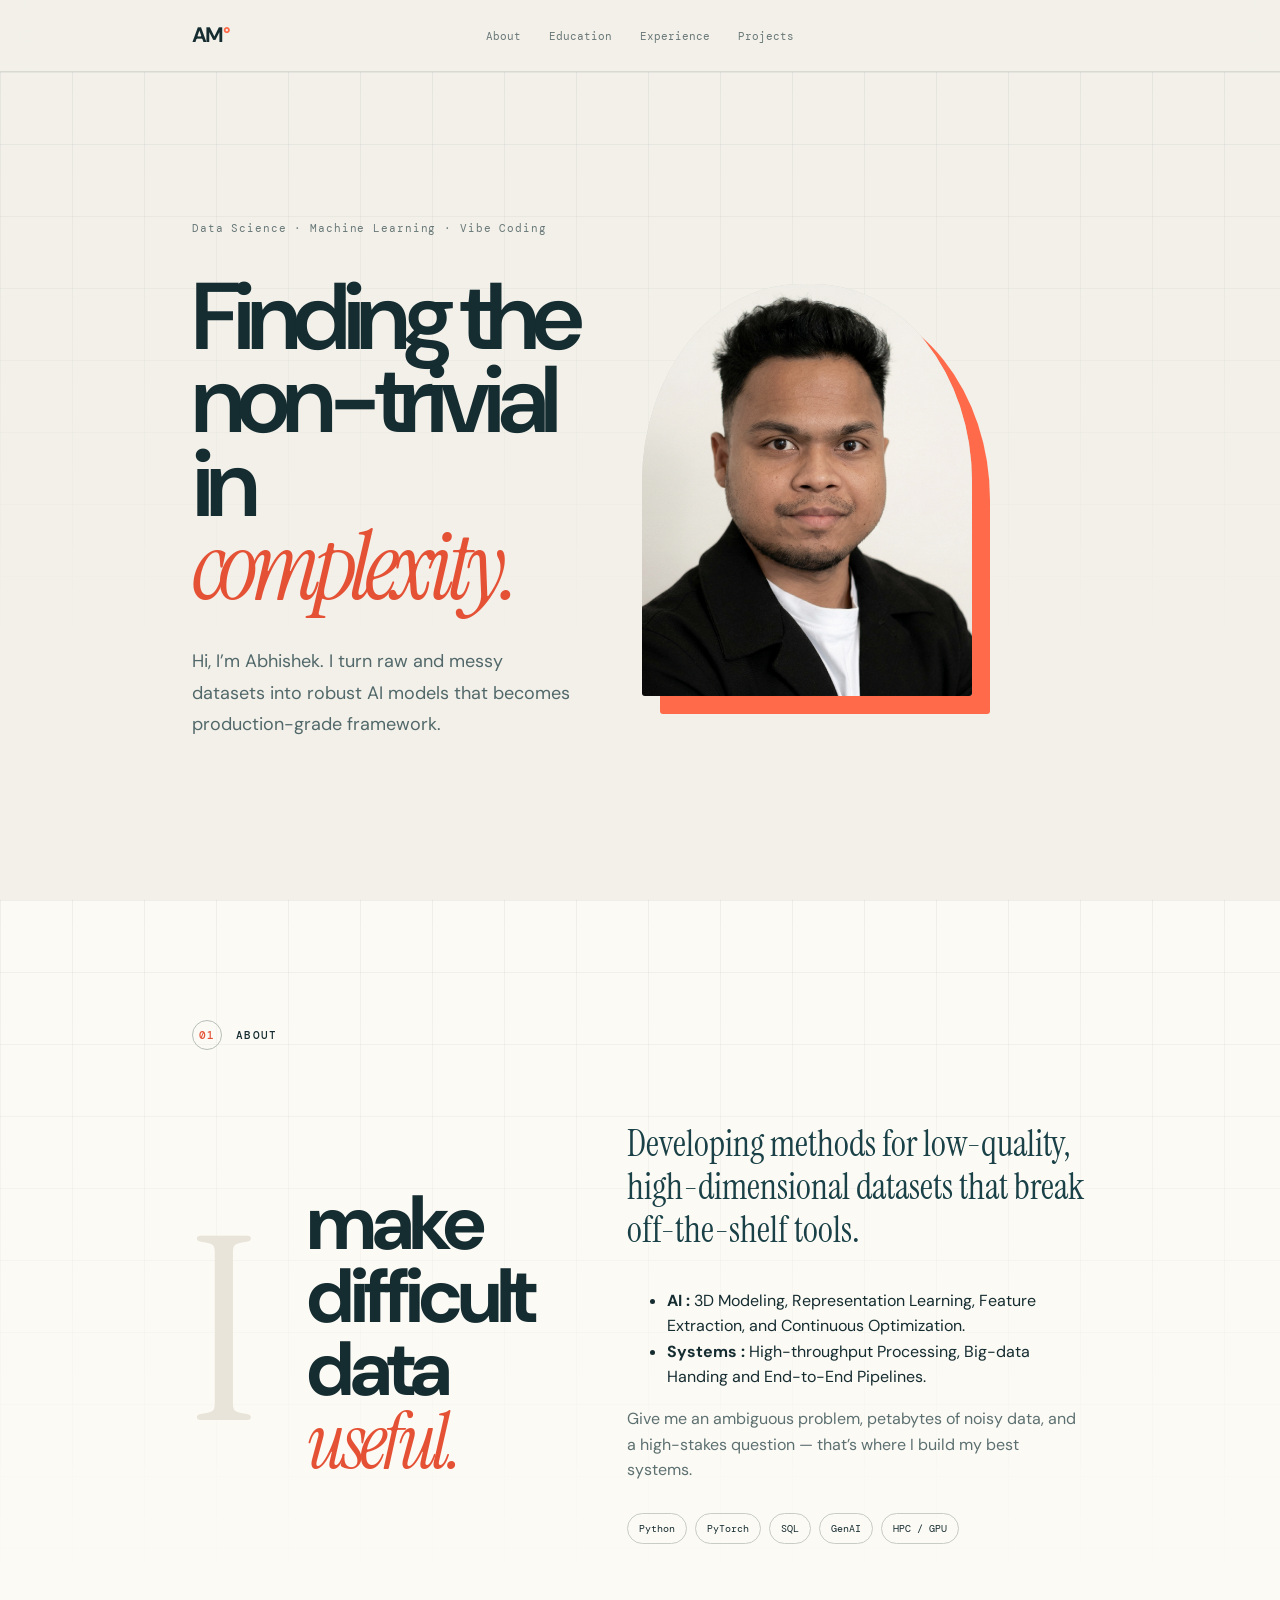
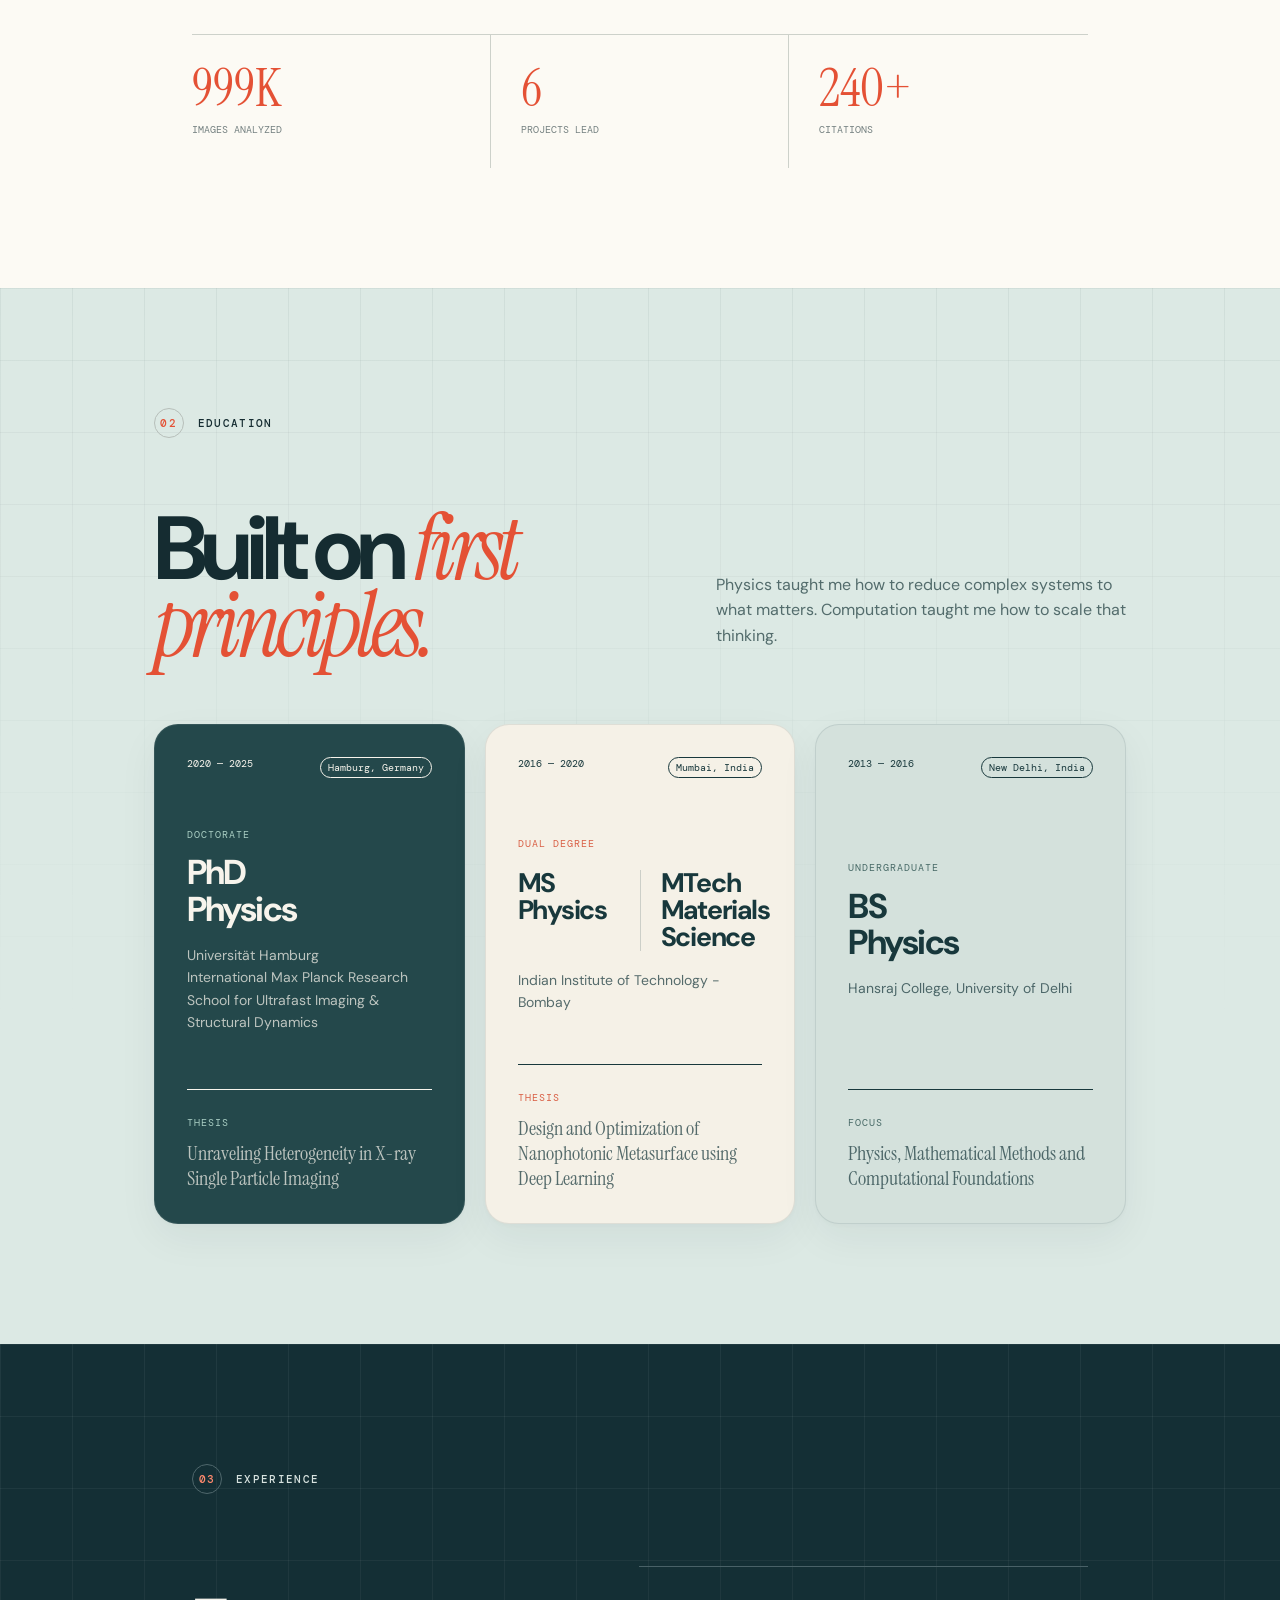
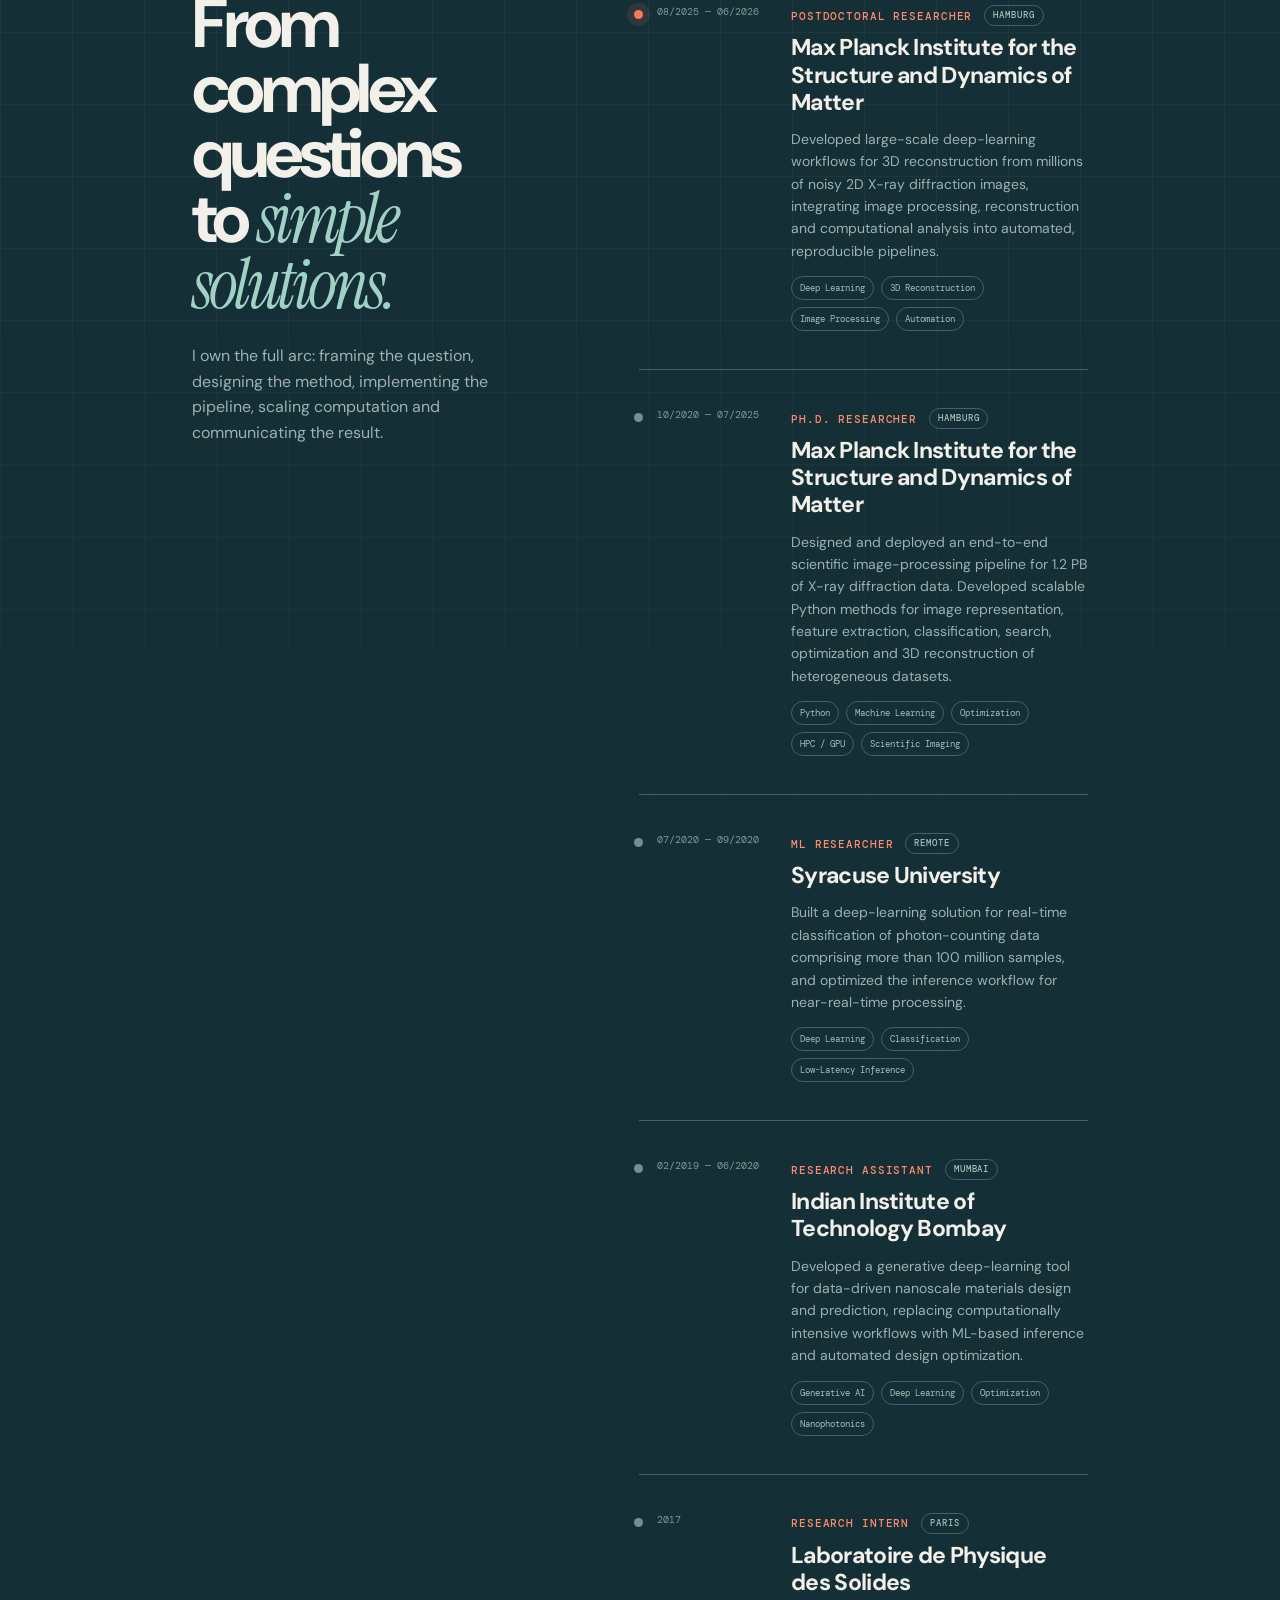
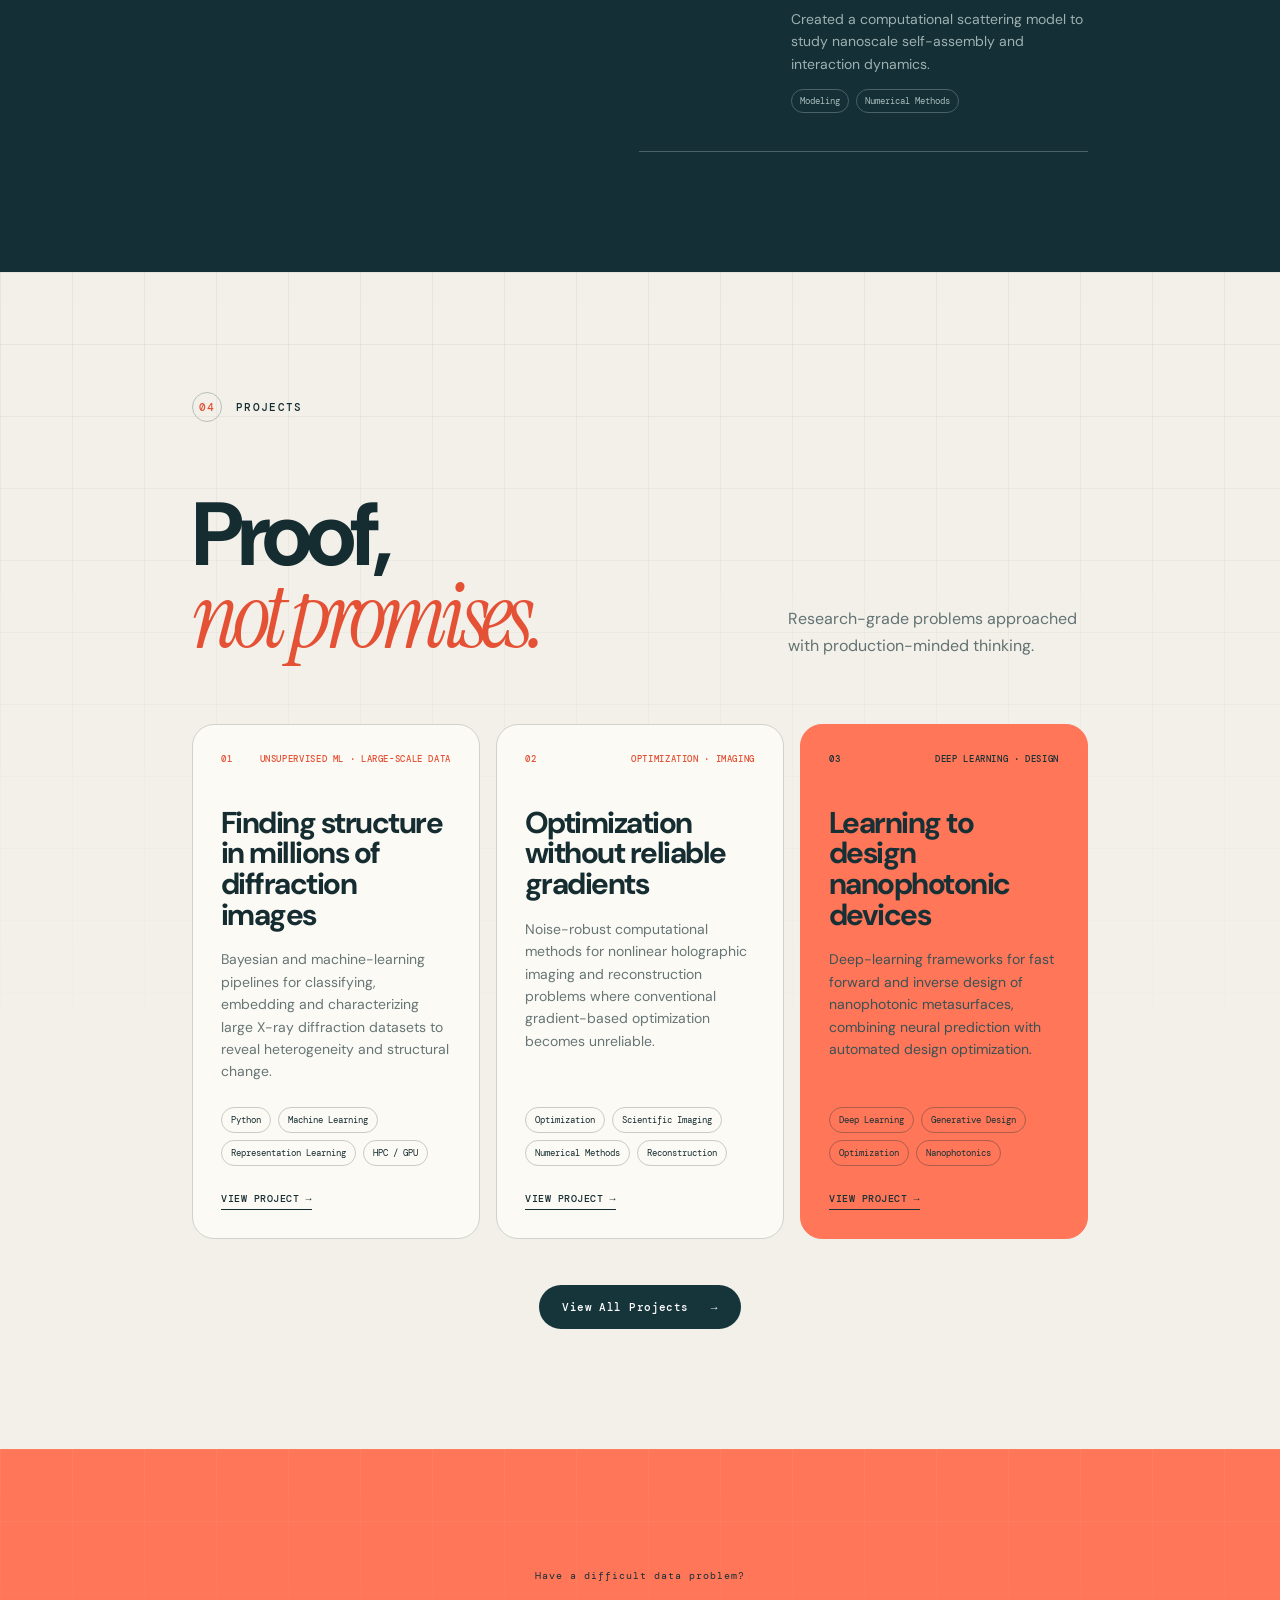
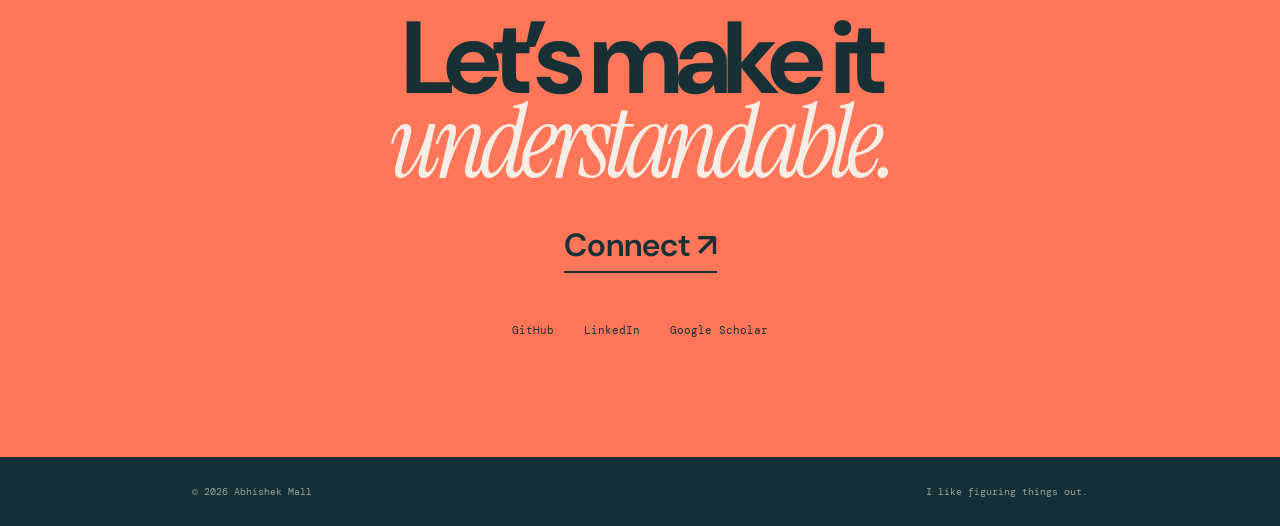
<file: index.html>
<!doctype html>
<html lang="en">
  <head>
    <meta charset="utf-8">
    <meta name="viewport" content="width=device-width,initial-scale=1">

    <meta
      name="description"
      content="Abhishek Mall — Data Scientist and ML researcher turning complex scientific data into useful models."
    >

    <title>Abhishek Mall — Data Scientist &amp; ML</title>

    <link rel="preconnect" href="https://fonts.googleapis.com">
    <link rel="preconnect" href="https://fonts.gstatic.com" crossorigin>

    <link
      href="https://fonts.googleapis.com/css2?family=DM+Mono:wght@400;500&amp;family=DM+Sans:wght@400;500;600;700&amp;family=Instrument+Serif:ital@0;1&amp;display=swap"
      rel="stylesheet"
    >

    <link rel="stylesheet" href="css/base.css">
    <link rel="stylesheet" href="css/header.css">
    <link rel="stylesheet" href="css/hero.css">
    <link rel="stylesheet" href="css/about.css">
    <link rel="stylesheet" href="css/education.css">
    <link rel="stylesheet" href="css/experience.css">
    <link rel="stylesheet" href="css/projects.css">
    <link rel="stylesheet" href="css/contact.css">
    <link rel="stylesheet" href="css/responsive.css">


    <!--
      Prevent browsers from automatically restoring an old
      scroll position when somebody revisits the homepage.
    -->
    
      <script src="js/scroll-restoration.js"></script>
  </head>


  <body>

    <div class="progress"></div>


    <!-- ==================================================
         HEADER
    =================================================== -->

    <header>

      <a class="logo" href="#top">
        AM<span>°</span>
      </a>


      <button
        class="menu-toggle"
        type="button"
        aria-expanded="false"
        aria-controls="site-nav"
        aria-label="Open navigation"
      >
        <span></span>
        <span></span>
      </button>


      <nav id="site-nav">
        <a href="#about">About</a>
        <a href="#education">Education</a>
        <a href="#experience">Experience</a>
        <a href="#work">Projects</a>
      </nav>

    </header>



    <main id="top">


      <!-- ==================================================
           HERO / PORTRAIT
      =================================================== -->

      <section class="hero">

        <div class="hero-copy">

          <p class="overline">
            Data Science · Machine Learning · Vibe Coding
          </p>


          <h1>
            Finding the non-trivial<br>
            in <em>complexity.</em>
          </h1>


          <p class="hero-lead">
            Hi, I’m Abhishek. I turn raw and messy datasets into robust AI models
            that becomes production-grade framework.
          </p>

        </div>



        <div class="portrait-wrap">

          <div class="portrait">

            <img
              src="assets/profile.png"
              alt="Abhishek Mall"
            >

          </div>

        </div>


        <!-- Vertical decorative line -->
        <div class="hero-rail"></div>

      </section>



      <!-- ==================================================
           ABOUT
      =================================================== -->

      <section class="about section" id="about">

        <div class="section-tag">
          <span>01</span>
          ABOUT
        </div>


        <div class="about-lead">

          <span class="giant-letter">
            I
          </span>

          <h2>
            make difficult data<br>
            <em>useful.</em>
          </h2>

        </div>



        <div class="about-body">

          <p class="statement">
            Developing methods for low-quality, high-dimensional
            datasets that break off-the-shelf tools.
          </p>


          <ul class="about-points">

            <li>
              <strong>AI :</strong>
              3D Modeling, Representation Learning, Feature Extraction,
              and Continuous Optimization.
            </li>


            <li>
              <strong>Systems :</strong>
              High-throughput Processing, Big-data Handing and End-to-End Pipelines.
            </li>

          </ul>


          <p>
            Give me an ambiguous problem, petabytes of noisy data, and a
            high-stakes question — that’s where I build my best systems.
          </p>


          <div class="skills">

            <span>Python</span>
            <span>PyTorch</span>
            <span>SQL</span>
            <span>GenAI</span>
            <span>HPC / GPU</span>

          </div>

        </div>



        <div class="proof-line">

          <div>
            <b class="counter" data-target="1000000" data-final="10⁶+">0</b>
            <span>images analyzed</span>
          </div>


          <div>
            <b class="counter" data-target="6" data-final="6">0</b>
            <span>projects lead</span>
          </div>


          <div>
            <b class="counter" data-target="240" data-final="240+">0</b>
            <span>citations</span>
          </div>

        </div>

      </section>



      <!-- ==================================================
           EDUCATION
      =================================================== -->

      <section class="education section" id="education">

        <div class="section-tag">
          <span>02</span>
          EDUCATION
        </div>



        <div class="education-head">

          <h2>
            Built on <em>first principles.</em>
          </h2>

          <p>
            Physics taught me how to reduce complex systems to what matters.
            Computation taught me how to scale that thinking.
          </p>

        </div>



        <div class="degrees">


          <!-- PhD -->
          <article class="degree degree-main">

            <div class="degree-top">
              <span>2020 — 2025</span>
              <i>Hamburg, Germany</i>
            </div>


            <div>

              <small>
                DOCTORATE
              </small>

              <h3>
                PhD<br>
                Physics
              </h3>

              <p>
                Universität Hamburg<br>
                International Max Planck Research School for Ultrafast Imaging & Structural Dynamics
              </p>

            </div>


            <div class="thesis">

              <small>
                THESIS
              </small>

              <p>
                Unraveling Heterogeneity in X-ray Single Particle Imaging
              </p>

            </div>

          </article>

          <!-- IIT Bombay dual degree -->
          <article class="degree degree-dual">

            <div class="degree-top">
              <span>2016 — 2020</span>
              <i>Mumbai, India</i>
            </div>

            <div class="degree-content">

              <small>
                DUAL DEGREE
              </small>

              <div class="dual-degrees">
                <div class="dual-degree">
                  <h3>MS<br>
                    Physics</h3>
                </div>

                <div class="dual-divider"></div>

                <div class="dual-degree">
                  <h3>MTech<br>
                    Materials Science</h3>
                </div>

              </div>

              <p class="degree-school">
                Indian Institute of Technology - Bombay
              </p>

            </div>

            <div class="thesis">

              <small>
                THESIS
              </small>

              <p>
                Design and Optimization of Nanophotonic Metasurface using Deep Learning
              </p>

            </div>

          </article>




        <!-- Delhi -->
      <article class="degree degree-last">

        <div class="degree-top">
          <span>2013 — 2016</span>
          <i>New Delhi, India</i>
        </div>

        <div>

          <small>
            UNDERGRADUATE
          </small>

          <h3>
            BS<br>
            Physics
          </h3>

          <p>
            Hansraj College, University of Delhi
          </p>

        </div>

        <div class="thesis">

          <small>
            FOCUS
          </small>

          <p>
            Physics, Mathematical Methods and Computational Foundations
          </p>

        </div>

      </article>

        </div>

      </section>



      <!-- EXPERIENCE -->
      <section class="experience section" id="experience">
        <div class="section-tag light"><span>03</span> EXPERIENCE</div>
        <div class="experience-shell">
          <div class="experience-title">
            <h2>From complex questions<br>to <em> simple solutions.</em></h2>
            <p class="experience-summary">I own the full arc: framing the question, designing the method, implementing the pipeline, scaling computation and communicating the result.</p>
          </div>
          <div class="career">
            <article class="job active"><div class="job-time">08/2025 — 06/2026</div><div class="job-copy"><div class="job-meta"><span class="job-role">POSTDOCTORAL RESEARCHER</span><span class="job-location">HAMBURG</span></div><h3>Max Planck Institute for the Structure and Dynamics of Matter</h3><p>Developed large-scale deep-learning workflows for 3D reconstruction from millions of noisy 2D X-ray diffraction images, integrating image processing, reconstruction and computational analysis into automated, reproducible pipelines.</p><div class="job-tags"><i>Deep Learning</i><i>3D Reconstruction</i><i>Image Processing</i><i>Automation</i></div></div></article>
            <article class="job"><div class="job-time">10/2020 — 07/2025</div><div class="job-copy"><div class="job-meta"><span class="job-role">PH.D. RESEARCHER</span><span class="job-location">HAMBURG</span></div><h3>Max Planck Institute for the Structure and Dynamics of Matter</h3><p>Designed and deployed an end-to-end scientific image-processing pipeline for 1.2 PB of X-ray diffraction data. Developed scalable Python methods for image representation, feature extraction, classification, search, optimization and 3D reconstruction of heterogeneous datasets.</p><div class="job-tags"><i>Python</i><i>Machine Learning</i><i>Optimization</i><i>HPC / GPU</i><i>Scientific Imaging</i></div></div></article>
            <article class="job"><div class="job-time">07/2020 — 09/2020</div><div class="job-copy"><div class="job-meta"><span class="job-role">ML RESEARCHER</span><span class="job-location">REMOTE</span></div><h3>Syracuse University</h3><p>Built a deep-learning solution for real-time classification of photon-counting data comprising more than 100 million samples, and optimized the inference workflow for near-real-time processing.</p><div class="job-tags"><i>Deep Learning</i><i>Classification</i><i>Low-Latency Inference</i></div></div></article>
            <article class="job"><div class="job-time">02/2019 — 06/2020</div><div class="job-copy"><div class="job-meta"><span class="job-role">RESEARCH ASSISTANT</span><span class="job-location">MUMBAI</span></div><h3>Indian Institute of Technology Bombay</h3><p>Developed a generative deep-learning tool for data-driven nanoscale materials design and prediction, replacing computationally intensive workflows with ML-based inference and automated design optimization.</p><div class="job-tags"><i>Generative AI</i><i>Deep Learning</i><i>Optimization</i><i>Nanophotonics</i></div></div></article>
            <article class="job"><div class="job-time">2017</div><div class="job-copy"><div class="job-meta"><span class="job-role">RESEARCH INTERN</span><span class="job-location">PARIS</span></div><h3>Laboratoire de Physique des Solides</h3><p>Created a computational scattering model to study nanoscale self-assembly and interaction dynamics.</p><div class="job-tags"><i>Modeling</i><i>Numerical Methods</i></div></div></article>
          </div>
        </div>
      </section>

      <!-- ==================================================
           SELECTED WORK
      =================================================== -->

            <!-- ==================================================
           PROJECTS
      =================================================== -->

      <section class="work section" id="work">

        <div class="section-tag">
          <span>04</span>
          PROJECTS
        </div>

        <div class="work-heading">
          <h2>
            Proof,<br>
            <em>not promises.</em>
          </h2>

          <p>
            Research-grade problems approached with production-minded thinking.
          </p>
        </div>

        <div class="featured-projects">

          <article class="featured-project">
            <div class="featured-project-top">
              <span>01</span>
              <span>UNSUPERVISED ML · LARGE-SCALE DATA</span>
            </div>

            <h3>Finding structure in millions of diffraction images</h3>

            <p>
              Bayesian and machine-learning pipelines for classifying, embedding
              and characterizing large X-ray diffraction datasets to reveal
              heterogeneity and structural change.
            </p>

            <div class="featured-tags">
              <i>Python</i>
              <i>Machine Learning</i>
              <i>Representation Learning</i>
              <i>HPC / GPU</i>
            </div>

            <a class="featured-link" href="project.html#project-01">
              View project →
            </a>
          </article>

          <article class="featured-project">
            <div class="featured-project-top">
              <span>02</span>
              <span>OPTIMIZATION · IMAGING</span>
            </div>

            <h3>Optimization without reliable gradients</h3>

            <p>
              Noise-robust computational methods for nonlinear holographic
              imaging and reconstruction problems where conventional
              gradient-based optimization becomes unreliable.
            </p>

            <div class="featured-tags">
              <i>Optimization</i>
              <i>Scientific Imaging</i>
              <i>Numerical Methods</i>
              <i>Reconstruction</i>
            </div>

            <a class="featured-link" href="project.html#project-02">
              View project →
            </a>
          </article>

          <article class="featured-project featured-project-accent">
            <div class="featured-project-top">
              <span>03</span>
              <span>DEEP LEARNING · DESIGN</span>
            </div>

            <h3>Learning to design nanophotonic devices</h3>

            <p>
              Deep-learning frameworks for fast forward and inverse design of
              nanophotonic metasurfaces, combining neural prediction with
              automated design optimization.
            </p>

            <div class="featured-tags">
              <i>Deep Learning</i>
              <i>Generative Design</i>
              <i>Optimization</i>
              <i>Nanophotonics</i>
            </div>

            <a class="featured-link" href="project.html#project-03">
              View project →
            </a>
          </article>

        </div>

        <div class="projects-more">
          <a href="project.html">View All Projects <span>→</span></a>
        </div>

      </section>

      <section class="contact section" id="contact">

        <p>
          Have a difficult data problem?
        </p>


        <h2>
          Let’s make it<br>
          <em>understandable.</em>
        </h2>


        <a href="mailto:abhishekmall101iitb@gmail.com">
          Connect ↗
        </a>



        <div>

          <a href="https://github.com/abhishek-mall">
            GitHub
          </a>


          <a href="https://www.linkedin.com/in/abhishek-mall/">
            LinkedIn
          </a>


          <a
            href="https://scholar.google.com/citations?user=wdDWv4YAAAAJ&amp;hl=en"
          >
            Google Scholar
          </a>

        </div>

      </section>

    </main>


    <footer>

      <span>
        © 2026 Abhishek Mall
      </span>

      <span>
        I like figuring things out.
      </span>

    </footer>

    

      <script src="js/navigation.js"></script>
    <script src="js/progress.js"></script>
    <script src="js/counters.js"></script>

  </body>
</html>
</file>
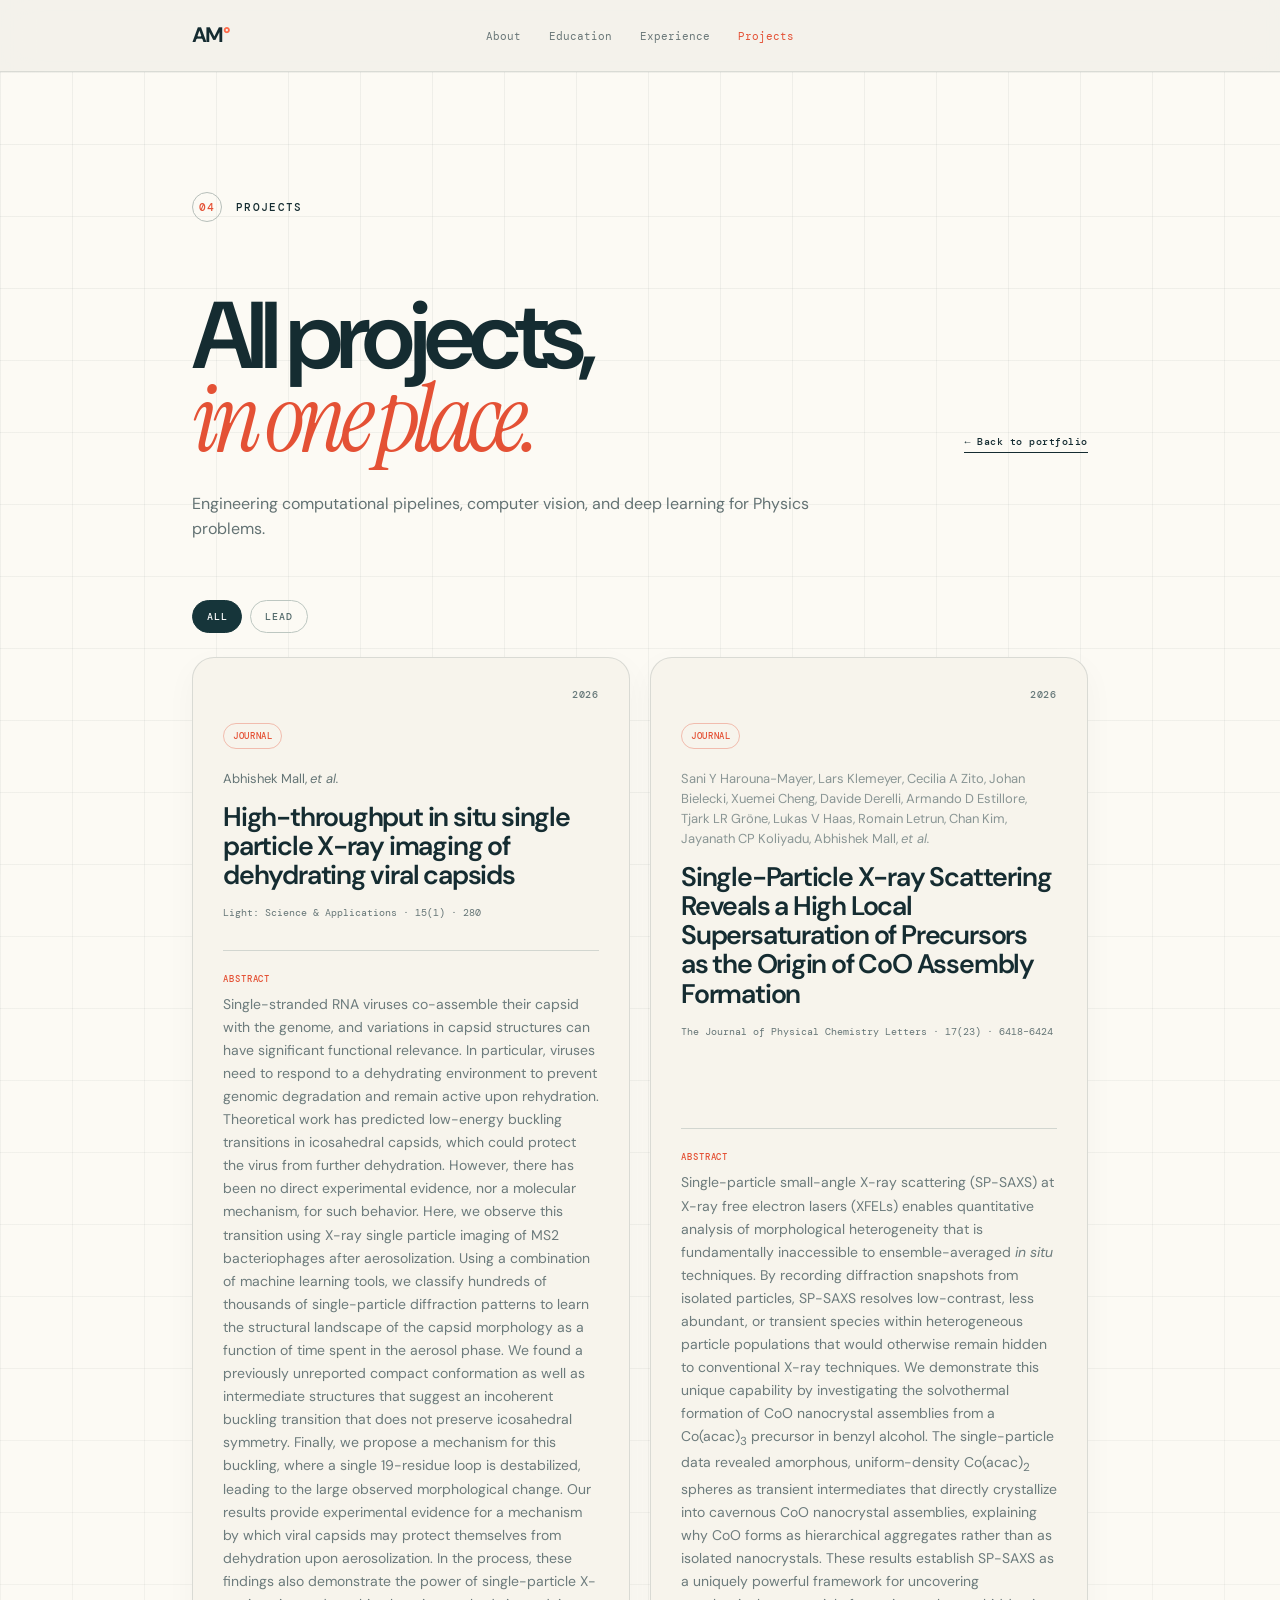
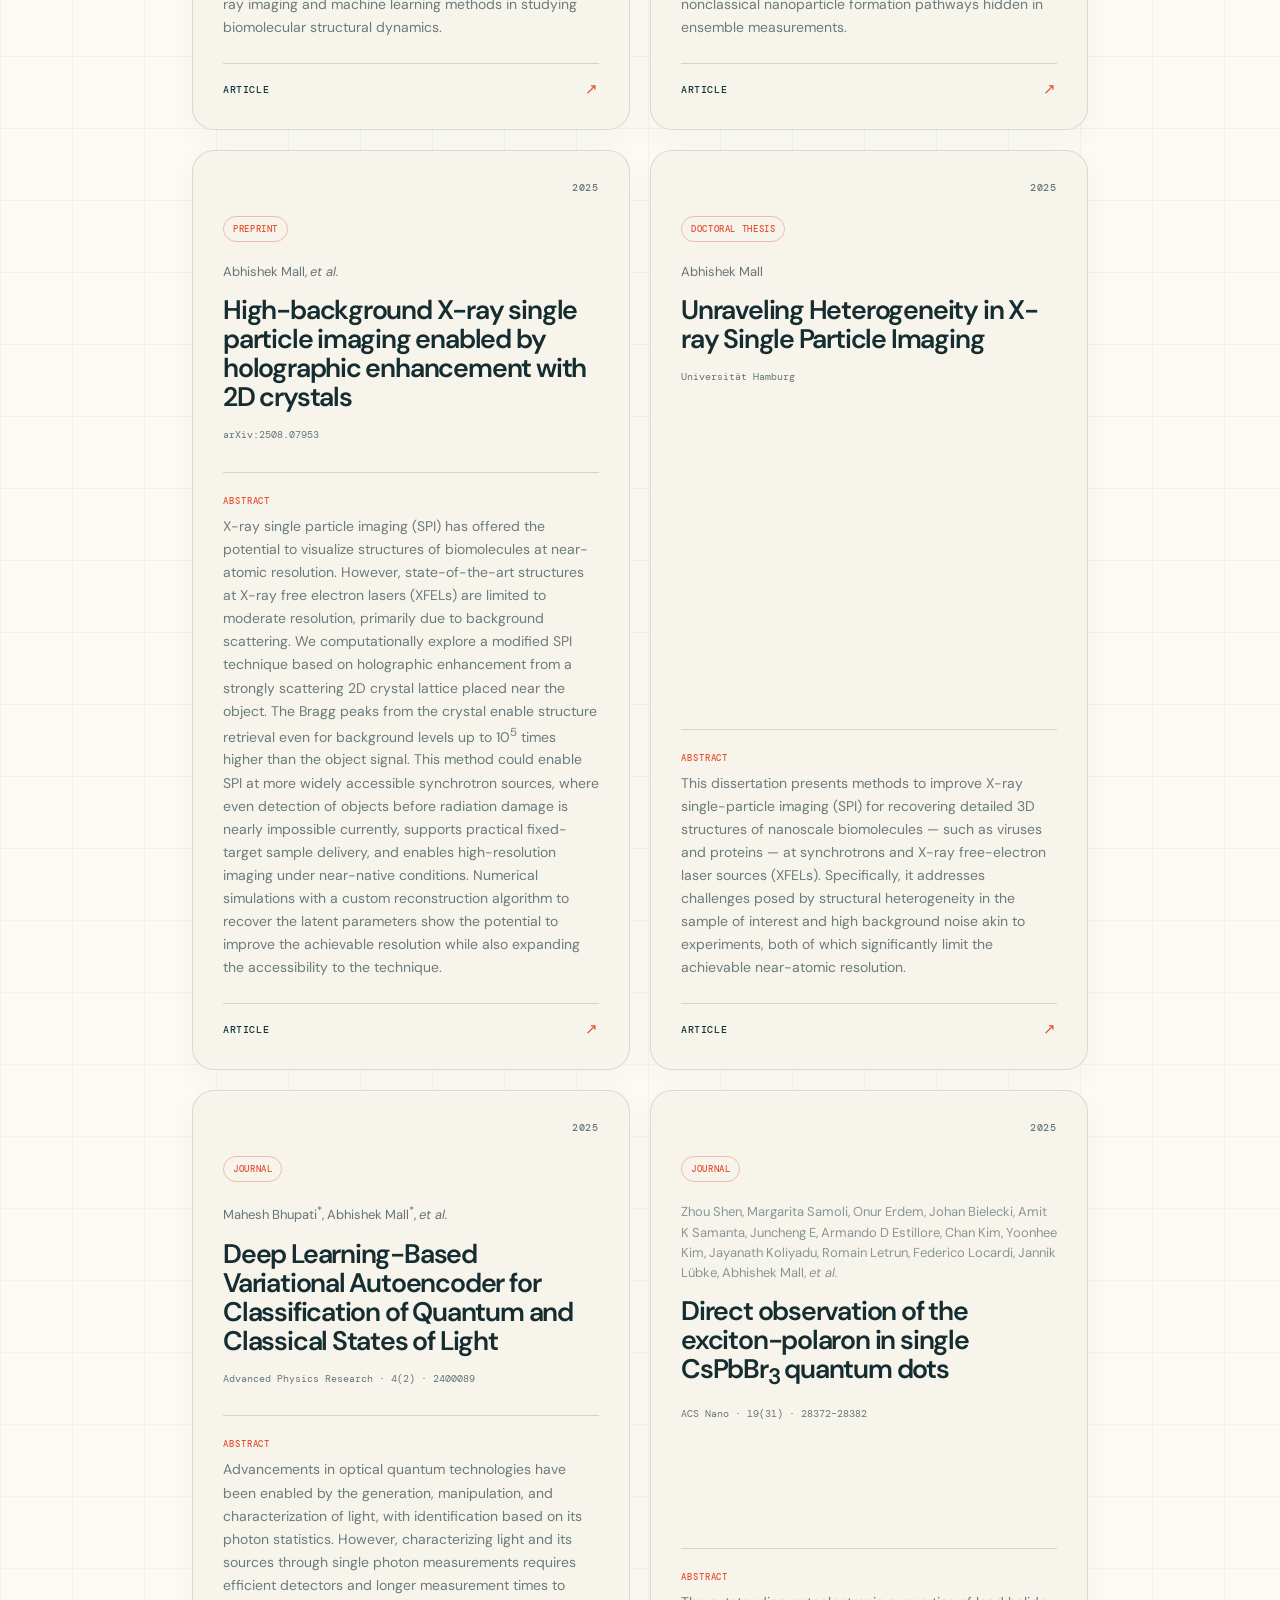
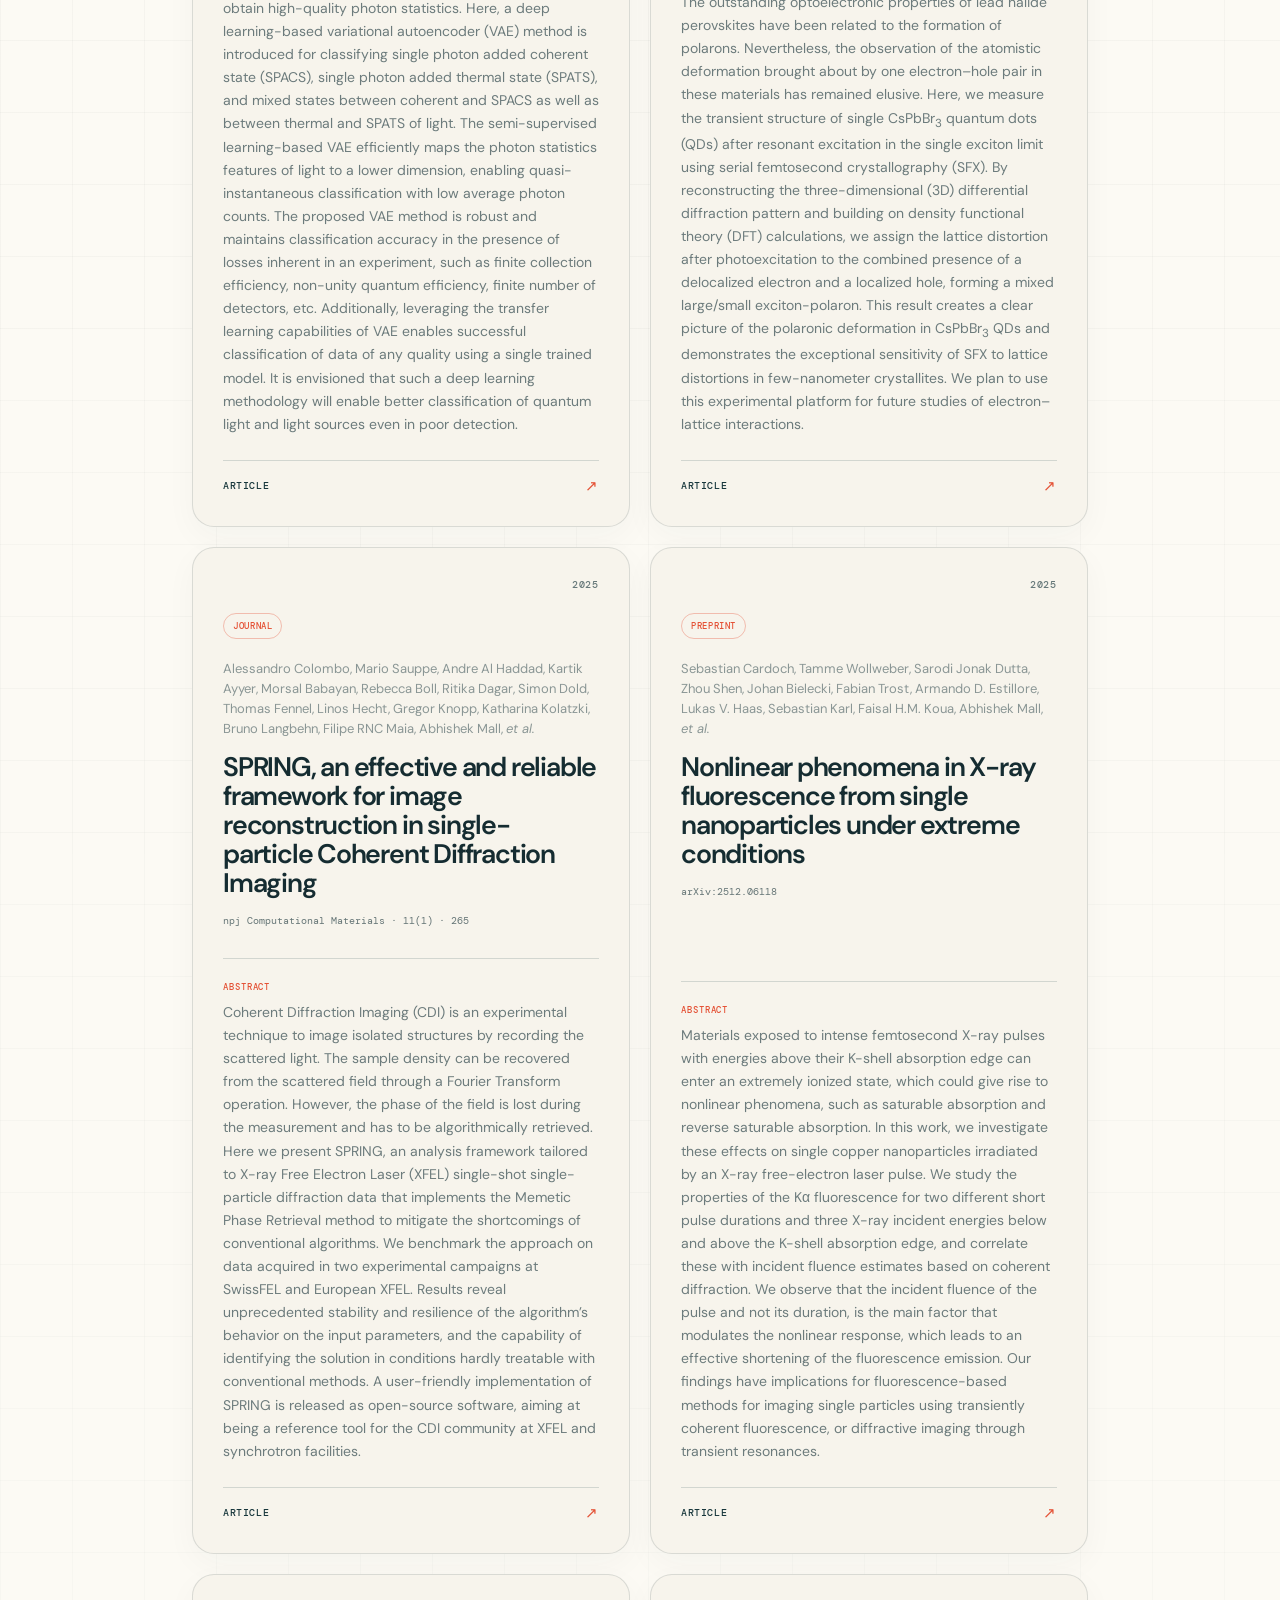
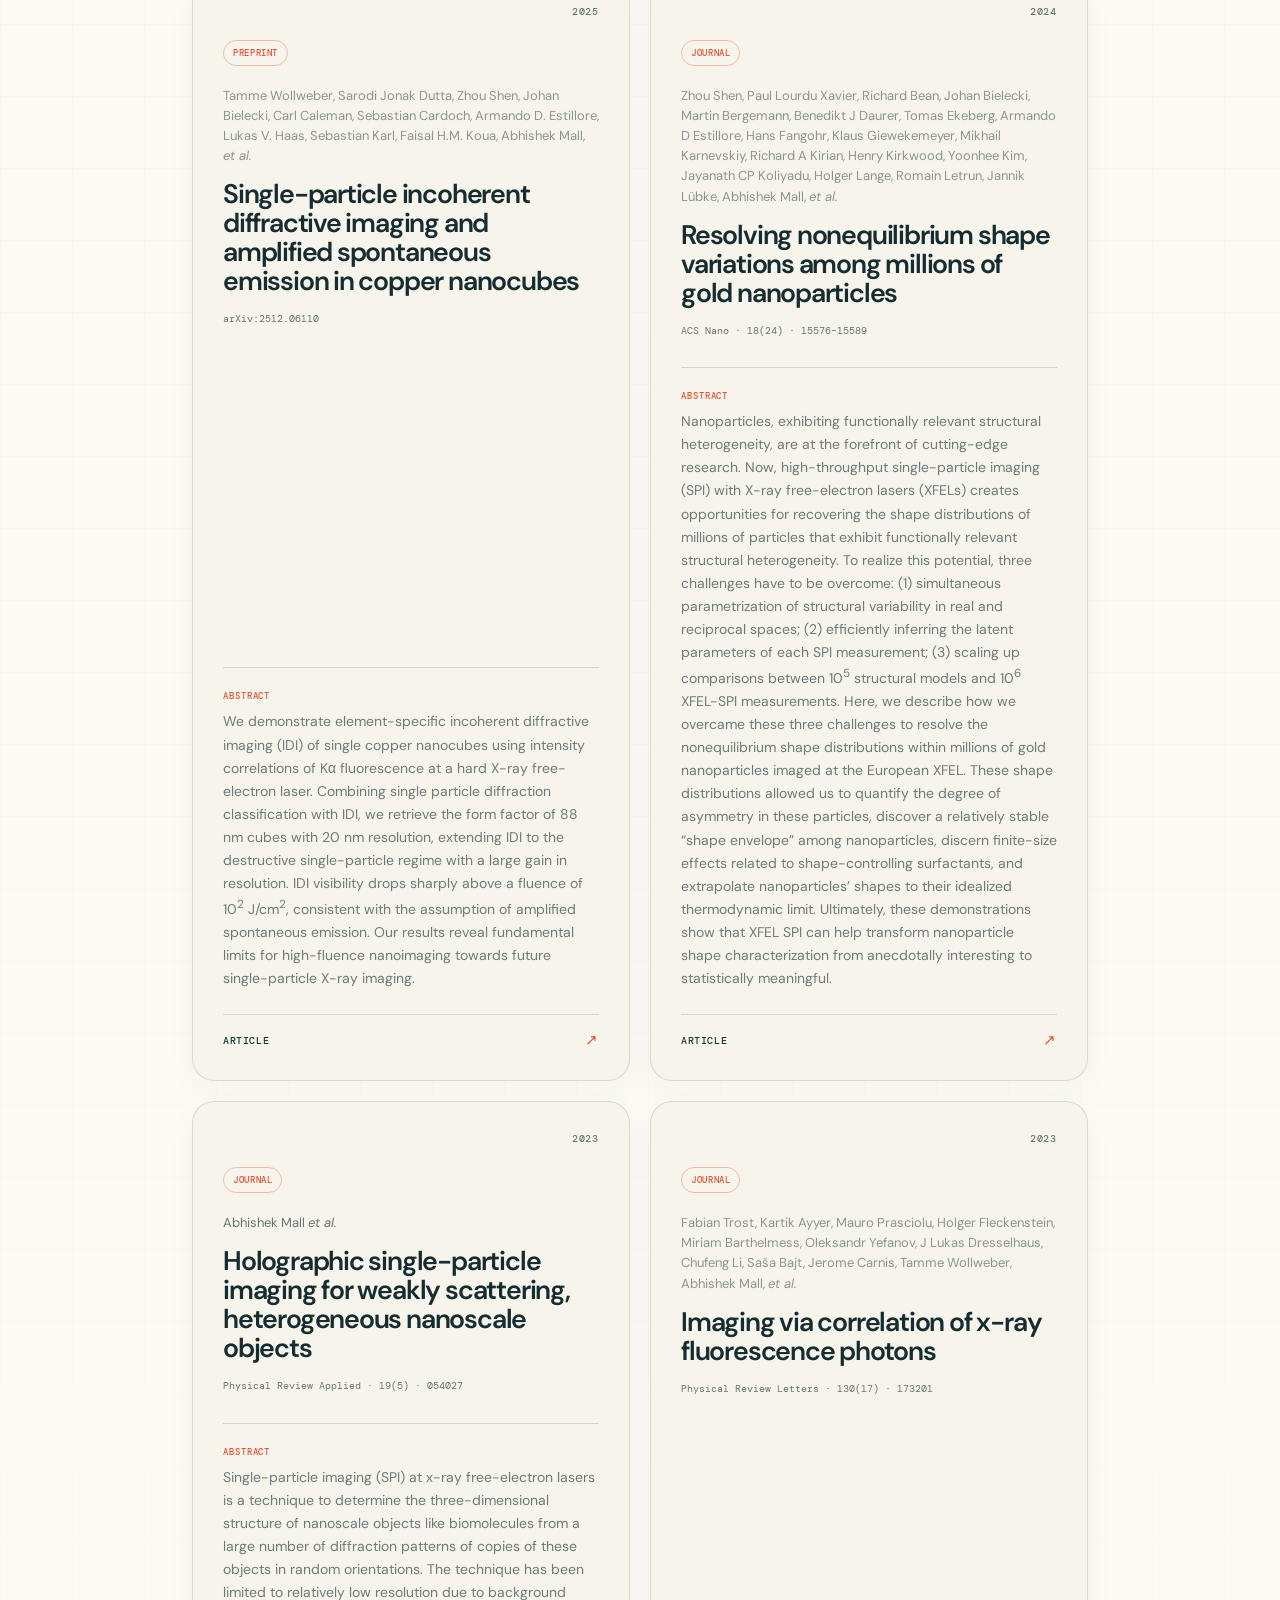
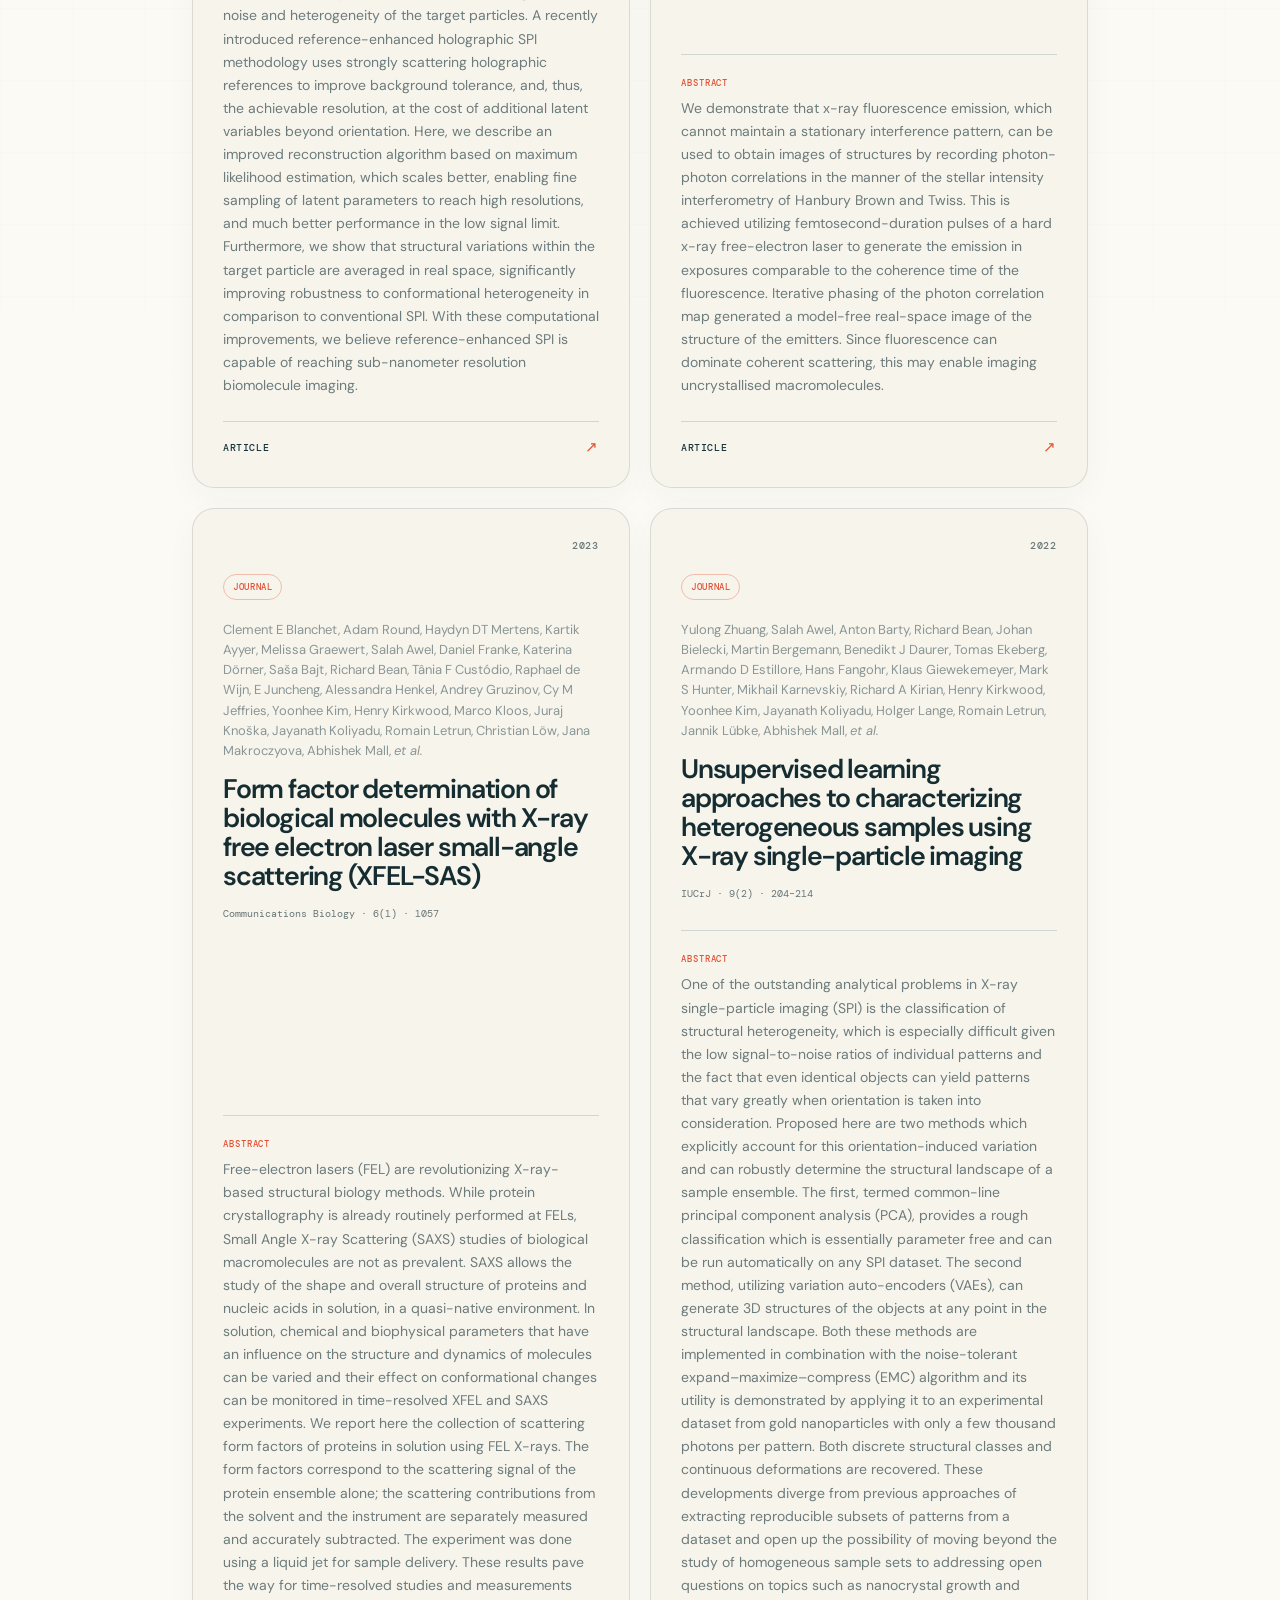
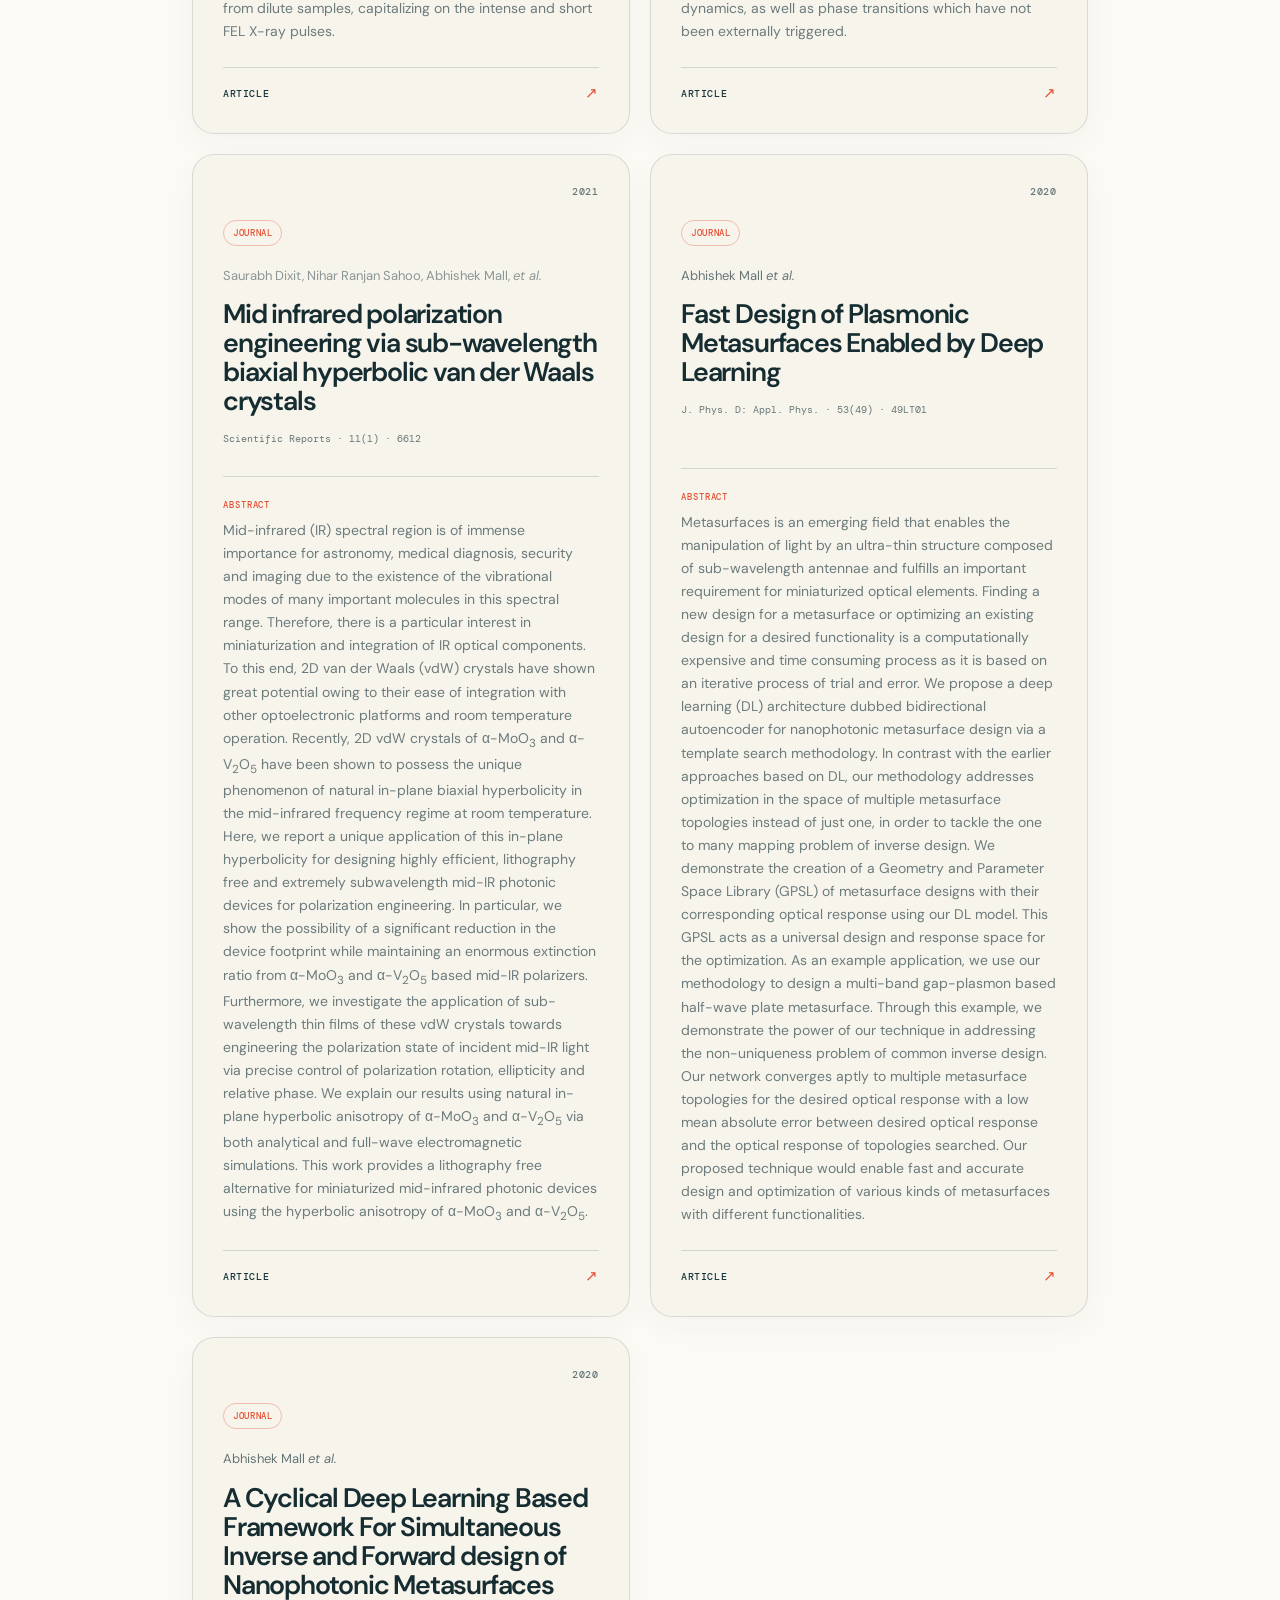
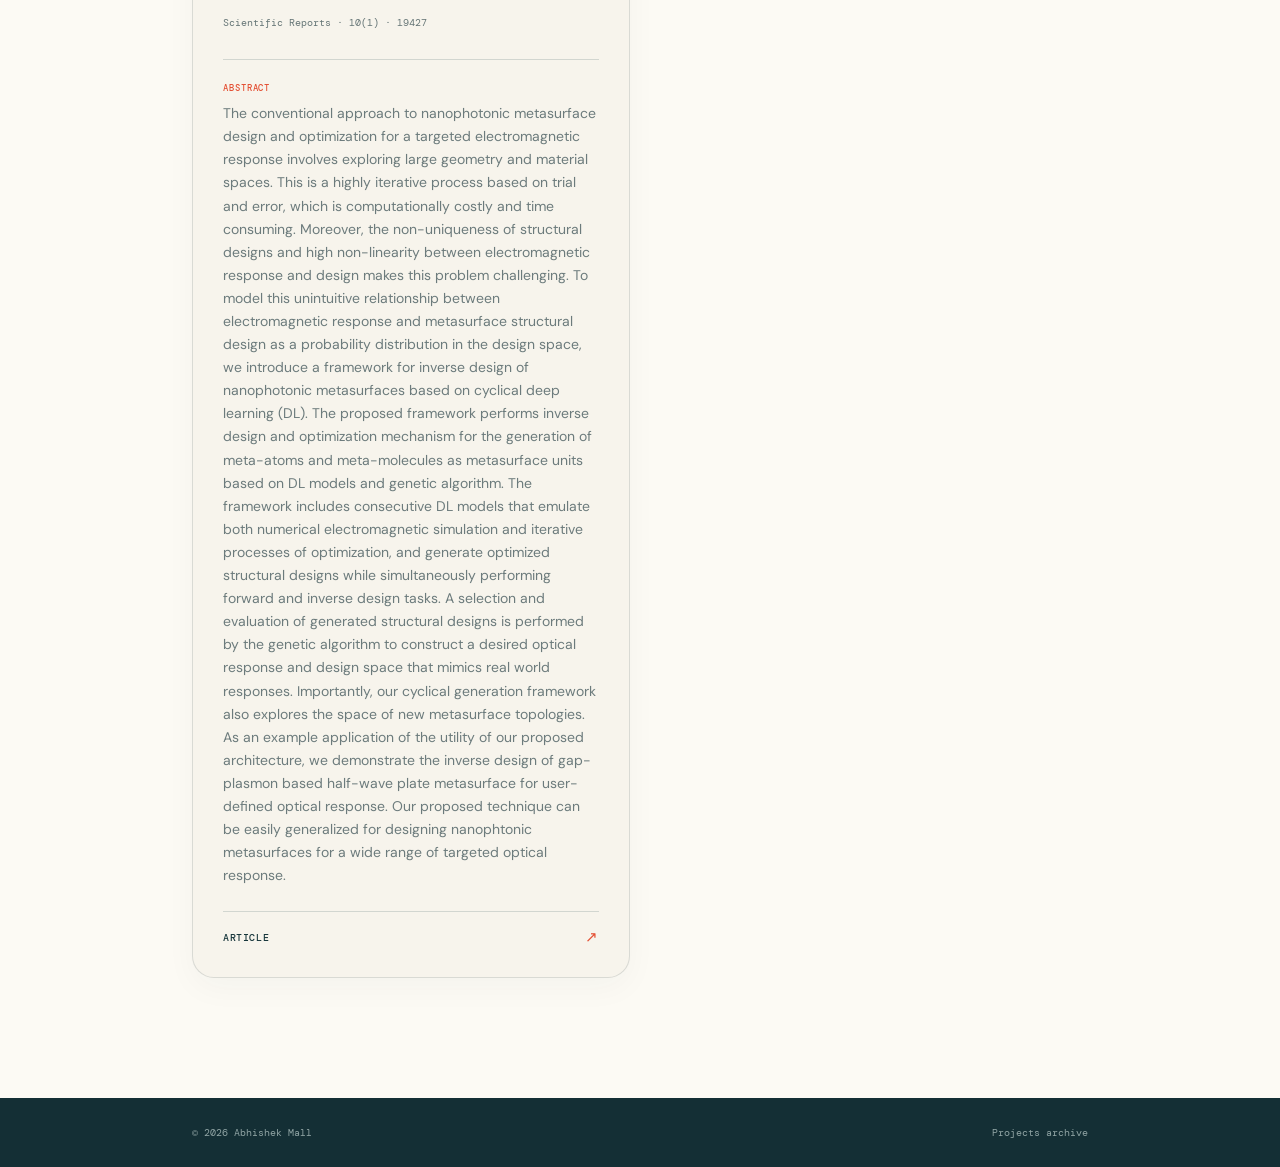
<file: project.html>
<!doctype html>
<html lang="en">
<head>
  <meta charset="utf-8">
  <meta name="viewport" content="width=device-width,initial-scale=1">
  <meta name="description" content="Projects by Abhishek Mall across X-ray imaging, machine learning, nanophotonics and scientific computing.">
  <title>Projects — Abhishek Mall</title>
  <link rel="preconnect" href="https://fonts.googleapis.com">
  <link rel="preconnect" href="https://fonts.gstatic.com" crossorigin>
  <link href="https://fonts.googleapis.com/css2?family=DM+Mono:wght@400;500&amp;family=DM+Sans:wght@400;500;600;700&amp;family=Instrument+Serif:ital@0;1&amp;display=swap" rel="stylesheet">
  <link rel="stylesheet" href="css/base.css">
    <link rel="stylesheet" href="css/header.css">
    <link rel="stylesheet" href="css/hero.css">
    <link rel="stylesheet" href="css/about.css">
    <link rel="stylesheet" href="css/education.css">
    <link rel="stylesheet" href="css/experience.css">
    <link rel="stylesheet" href="css/projects.css">
    <link rel="stylesheet" href="css/contact.css">
    <link rel="stylesheet" href="css/responsive.css">
</head>
<body>
  <header>
    <a class="logo" href="index.html#top">AM<span>°</span></a>
    <button class="menu-toggle" type="button" aria-expanded="false" aria-controls="site-nav" aria-label="Open navigation"><span></span><span></span></button>
    <nav id="site-nav">
      <a href="index.html#about">About</a>
      <a href="index.html#education">Education</a>
      <a href="index.html#experience">Experience</a>
      <a class="active" href="project.html">Projects</a>
    </nav>
  </header>

  <main class="all-projects-page">
    <section class="all-projects-hero section">
      <div class="section-tag"><span>04</span> PROJECTS</div>
      <div class="research-head all-projects-head">
        <h2>All projects,<br><em>in one place.</em></h2>
        <a href="index.html#work">← Back to portfolio</a>
      </div>
      <p class="all-projects-intro">
        Engineering computational pipelines, computer vision, and deep learning for Physics problems.
      </p>

      <div class="project-archive-controls" aria-label="Project sorting">
        <button class="project-sort active" type="button" data-sort="all">ALL</button>
        <button class="project-sort" type="button" data-sort="lead">LEAD</button>
      </div>

      <div class="project-archive-grid">
        <article class="archive-card" data-lead="true" id="project-01">
          <div class="archive-card-top">
            <span class="archive-year">2026</span>
          </div>

          <div class="archive-badges">
            <span class="archive-type">JOURNAL</span>
          </div>

          <p class="archive-authors">Abhishek Mall, <em>et al.</em></p>

          <h2>High-throughput in situ single particle X-ray imaging of dehydrating viral capsids</h2>

          <p class="archive-publication">Light: Science &amp; Applications · 15(1) · 280</p>

          <div class="archive-abstract">
            <span>ABSTRACT</span>
            <p>Single-stranded RNA viruses co-assemble their capsid with the genome, and variations in capsid structures can have significant functional relevance. 
              In particular, viruses need to respond to a dehydrating environment to prevent genomic degradation and remain active upon rehydration. 
              Theoretical work has predicted low-energy buckling transitions in icosahedral capsids, which could protect the virus from further dehydration. 
              However, there has been no direct experimental evidence, nor a molecular mechanism, for such behavior. 
              Here, we observe this transition using X-ray single particle imaging of MS2 bacteriophages after aerosolization. 
              Using a combination of machine learning tools, we classify hundreds of thousands of single-particle diffraction patterns to learn the structural landscape of the capsid morphology as a function of time spent in the aerosol phase.
              We found a previously unreported compact conformation as well as intermediate structures that suggest an incoherent buckling transition that does not preserve icosahedral symmetry.
              Finally, we propose a mechanism for this buckling, where a single 19-residue loop is destabilized, leading to the large observed morphological change. 
              Our results provide experimental evidence for a mechanism by which viral capsids may protect themselves from dehydration upon aerosolization. 
              In the process, these findings also demonstrate the power of single-particle X-ray imaging and machine learning methods in studying biomolecular structural dynamics.</p>
          </div>

          <a class="archive-article-link" href="https://www.nature.com/articles/s41377-026-02262-0" target="_blank" rel="noopener">
            Article <span>↗</span>
          </a>
        </article>

        <article class="archive-card" data-lead="false" id="project-02">
          <div class="archive-card-top">
            <span class="archive-year">2026</span>
          </div>

          <div class="archive-badges">
            <span class="archive-type">JOURNAL</span>
          </div>

          <p class="archive-authors"><span class="author-placeholder">Sani Y Harouna-Mayer, Lars Klemeyer, Cecilia A Zito, Johan Bielecki, Xuemei Cheng, Davide Derelli, Armando D Estillore, Tjark LR Gröne, Lukas V Haas, Romain Letrun, Chan Kim, Jayanath CP Koliyadu, Abhishek Mall, <em>et al.</em></span></p>

          <h2>Single-Particle X-ray Scattering Reveals a High Local Supersaturation of Precursors as the Origin of CoO Assembly Formation</h2>

          <p class="archive-publication">The Journal of Physical Chemistry Letters · 17(23) · 6418–6424</p>

          <div class="archive-abstract">
            <span>ABSTRACT</span>
            <p>Single-particle small-angle X-ray scattering (SP-SAXS) at X-ray free electron lasers (XFELs) enables quantitative analysis of morphological heterogeneity that is fundamentally inaccessible to ensemble-averaged <i>in situ</i> techniques. 
              By recording diffraction snapshots from isolated particles, SP-SAXS resolves low-contrast, less abundant, or transient species within heterogeneous particle populations that would otherwise remain hidden to conventional X-ray techniques. 
              We demonstrate this unique capability by investigating the solvothermal formation of CoO nanocrystal assemblies from a Co(acac)<sub>3</sub> precursor in benzyl alcohol. 
              The single-particle data revealed amorphous, uniform-density Co(acac)<sub>2</sub> spheres as transient intermediates that directly crystallize into cavernous CoO nanocrystal assemblies, explaining why CoO forms as hierarchical aggregates rather than as isolated nanocrystals. 
              These results establish SP-SAXS as a uniquely powerful framework for uncovering nonclassical nanoparticle formation pathways hidden in ensemble measurements.</p>
          </div>

          <a class="archive-article-link" href="https://pubs.acs.org/jpclcd/article/17/23/6418/5200942/Single-Particle-X-ray-Scattering-Reveals-a-High" target="_blank" rel="noopener">
            Article <span>↗</span>
          </a>
        </article>

        <article class="archive-card" data-lead="true" id="project-03">
          <div class="archive-card-top">
            <span class="archive-year">2025</span>
          </div>

          <div class="archive-badges">
            <span class="archive-type">PREPRINT</span>
          </div>

          <p class="archive-authors">Abhishek Mall, <em>et al.</em></p>

          <h2>High-background X-ray single particle imaging enabled by holographic enhancement with 2D crystals</h2>

          <p class="archive-publication">arXiv:2508.07953</p>

          <div class="archive-abstract">
            <span>ABSTRACT</span>
            <p>X-ray single particle imaging (SPI) has offered the potential to visualize structures of biomolecules at near-atomic resolution. However, state-of-the-art structures at X-ray free electron lasers (XFELs) are limited to moderate resolution, primarily due to background scattering. 
              We computationally explore a modified SPI technique based on holographic enhancement from a strongly scattering 2D crystal lattice placed near the object. 
              The Bragg peaks from the crystal enable structure retrieval even for background levels up to 10<sup>5</sup> times higher than the object signal. 
              This method could enable SPI at more widely accessible synchrotron sources, where even detection of objects before radiation damage is nearly impossible currently, supports practical fixed-target sample delivery, and enables high-resolution imaging under near-native conditions. 
              Numerical simulations with a custom reconstruction algorithm to recover the latent parameters show the potential to improve the achievable resolution while also expanding the accessibility to the technique.</p>
          </div>

          <a class="archive-article-link" href="https://arxiv.org/abs/2508.07953" target="_blank" rel="noopener">
            Article <span>↗</span>
          </a>
        </article>

        <article class="archive-card" data-lead="true" id="project-04">
          <div class="archive-card-top">
            <span class="archive-year">2025</span>
          </div>

          <div class="archive-badges">
            <span class="archive-type">DOCTORAL THESIS</span>
          </div>

          <p class="archive-authors">Abhishek Mall </p>

          <h2>Unraveling Heterogeneity in X-ray Single Particle Imaging</h2>

          <p class="archive-publication">Universität Hamburg</p>

          <div class="archive-abstract">
            <span>ABSTRACT</span>
            <p>This dissertation presents methods to improve X-ray single-particle imaging (SPI) for recovering detailed 3D structures of nanoscale biomolecules — such as viruses and proteins — at synchrotrons and X-ray free-electron laser sources (XFELs). 
              Specifically, it addresses challenges posed by structural heterogeneity in the sample of interest and high background noise akin to experiments, both of which significantly limit the achievable near-atomic resolution.</p>
          </div>

          <a class="archive-article-link" href="https://ediss.sub.uni-hamburg.de/bitstream/ediss/11978/1/Thesis_ABHISHEKMALL_Submission.pdf" target="_blank" rel="noopener">
            Article <span>↗</span>
          </a>
        </article>

        <article class="archive-card" data-lead="true" id="project-05">
          <div class="archive-card-top">
            <span class="archive-year">2025</span>
          </div>

          <div class="archive-badges">
            <span class="archive-type">JOURNAL</span>
          </div>

          <p class="archive-authors">Mahesh Bhupati<sup>*</sup>, Abhishek Mall<sup>*</sup>,  <em>et al.</em></p>

          <h2>Deep Learning-Based Variational Autoencoder for Classification of Quantum and Classical States of Light</h2>

          <p class="archive-publication">Advanced Physics Research · 4(2) · 2400089</p>

          <div class="archive-abstract">
            <span>ABSTRACT</span>
            <p>Advancements in optical quantum technologies have been enabled by the generation, manipulation, and characterization of light, with identification based on its photon statistics. 
              However, characterizing light and its sources through single photon measurements requires efficient detectors and longer measurement times to obtain high-quality photon statistics. 
              Here, a deep learning-based variational autoencoder (VAE) method is introduced for classifying single photon added coherent state (SPACS), single photon added thermal state (SPATS), and mixed states between coherent and SPACS as well as between thermal and SPATS of light. 
              The semi-supervised learning-based VAE efficiently maps the photon statistics features of light to a lower dimension, enabling quasi-instantaneous classification with low average photon counts. 
              The proposed VAE method is robust and maintains classification accuracy in the presence of losses inherent in an experiment, such as finite collection efficiency, non-unity quantum efficiency, finite number of detectors, etc. 
              Additionally, leveraging the transfer learning capabilities of VAE enables successful classification of data of any quality using a single trained model. 
              It is envisioned that such a deep learning methodology will enable better classification of quantum light and light sources even in poor detection.</p>
          </div>

          <a class="archive-article-link" href="https://advanced.onlinelibrary.wiley.com/doi/full/10.1002/apxr.202400089" target="_blank" rel="noopener">
            Article <span>↗</span>
          </a>
        </article>

        <article class="archive-card" data-lead="false" id="project-06">
          <div class="archive-card-top">
            <span class="archive-year">2025</span>
          </div>

          <div class="archive-badges">
            <span class="archive-type">JOURNAL</span>
          </div>

          <p class="archive-authors"><span class="author-placeholder">Zhou Shen, Margarita Samoli, Onur Erdem, Johan Bielecki, Amit K Samanta, Juncheng E, Armando D Estillore, Chan Kim, Yoonhee Kim, Jayanath Koliyadu, Romain Letrun, Federico Locardi, Jannik Lübke, Abhishek Mall, <em>et al.</em></span></p>

          <h2>Direct observation of the exciton-polaron in single CsPbBr<sub>3</sub> quantum dots</h2>

          <p class="archive-publication">ACS Nano · 19(31) · 28372–28382</p>

          <div class="archive-abstract">
            <span>ABSTRACT</span>
            <p>The outstanding optoelectronic properties of lead halide perovskites have been related to the formation of polarons. 
              Nevertheless, the observation of the atomistic deformation brought about by one electron–hole pair in these materials has remained elusive. 
              Here, we measure the transient structure of single CsPbBr<sub>3</sub> quantum dots (QDs) after resonant excitation in the single exciton limit using serial femtosecond crystallography (SFX). 
              By reconstructing the three-dimensional (3D) differential diffraction pattern and building on density functional theory (DFT) calculations, we assign the lattice distortion after photoexcitation to the combined presence of a delocalized electron and a localized hole, 
              forming a mixed large/small exciton-polaron. This result creates a clear picture of the polaronic deformation in CsPbBr<sub>3</sub> QDs and demonstrates the exceptional sensitivity of SFX to lattice distortions in few-nanometer crystallites. 
              We plan to use this experimental platform for future studies of electron–lattice interactions.</p>
          </div>

          <a class="archive-article-link" href="https://pubs.acs.org/ancac3/article/19/31/28372/3755840/Direct-Observation-of-the-Exciton-Polaron-in" target="_blank" rel="noopener">
            Article <span>↗</span>
          </a>
        </article>

        <article class="archive-card" data-lead="false" id="project-07">
          <div class="archive-card-top">
            <span class="archive-year">2025</span>
          </div>

          <div class="archive-badges">
            <span class="archive-type">JOURNAL</span>
          </div>

          <p class="archive-authors"><span class="author-placeholder">Alessandro Colombo, Mario Sauppe, Andre Al Haddad, Kartik Ayyer, Morsal Babayan, Rebecca Boll, Ritika Dagar, Simon Dold, Thomas Fennel, Linos Hecht, Gregor Knopp, Katharina Kolatzki, Bruno Langbehn, Filipe RNC Maia, Abhishek Mall, <em>et al.</em></span></p>

          <h2>SPRING, an effective and reliable framework for image reconstruction in single-particle Coherent Diffraction Imaging</h2>

          <p class="archive-publication">npj Computational Materials · 11(1) · 265</p>

          <div class="archive-abstract">
            <span>ABSTRACT</span>
            <p>Coherent Diffraction Imaging (CDI) is an experimental technique to image isolated structures by recording the scattered light. The sample density can be recovered from the scattered field through a Fourier Transform operation. 
              However, the phase of the field is lost during the measurement and has to be algorithmically retrieved. 
              Here we present SPRING, an analysis framework tailored to X-ray Free Electron Laser (XFEL) single-shot single-particle diffraction data that implements the Memetic Phase Retrieval method to mitigate the shortcomings of conventional algorithms. 
              We benchmark the approach on data acquired in two experimental campaigns at SwissFEL and European XFEL. 
              Results reveal unprecedented stability and resilience of the algorithm’s behavior on the input parameters, and the capability of identifying the solution in conditions hardly treatable with conventional methods. 
              A user-friendly implementation of SPRING is released as open-source software, aiming at being a reference tool for the CDI community at XFEL and synchrotron facilities.</p>
          </div>

          <a class="archive-article-link" href="https://www.nature.com/articles/s41524-025-01661-y" target="_blank" rel="noopener">
            Article <span>↗</span>
          </a>
        </article>

        <article class="archive-card" data-lead="false" id="project-09">
          <div class="archive-card-top">
            <span class="archive-year">2025</span>
          </div>

          <div class="archive-badges">
            <span class="archive-type">PREPRINT</span>
          </div>

          <p class="archive-authors"><span class="author-placeholder">Sebastian Cardoch, Tamme Wollweber, Sarodi Jonak Dutta, Zhou Shen, Johan Bielecki, Fabian Trost, Armando D. Estillore, Lukas V. Haas, Sebastian Karl, Faisal H.M. Koua, Abhishek Mall, <em>et al.</em></span></p>

          <h2>Nonlinear phenomena in X-ray fluorescence from single nanoparticles under extreme conditions</h2>

          <p class="archive-publication">arXiv:2512.06118</p>

          <div class="archive-abstract">
            <span>ABSTRACT</span>
            <p>Materials exposed to intense femtosecond X-ray pulses with energies above their K-shell absorption edge can enter an extremely ionized state, which could give rise to nonlinear phenomena, such as saturable absorption and reverse saturable absorption. 
              In this work, we investigate these effects on single copper nanoparticles irradiated by an X-ray free-electron laser pulse. 
              We study the properties of the K&alpha; fluorescence for two different short pulse durations and three X-ray incident energies below and above the K-shell absorption edge, and correlate these with incident fluence estimates based on coherent diffraction. 
              We observe that the incident fluence of the pulse and not its duration, is the main factor that modulates the nonlinear response, which leads to an effective shortening of the fluorescence emission. 
              Our findings have implications for fluorescence-based methods for imaging single particles using transiently coherent fluorescence, or diffractive imaging through transient resonances.</p>
          </div>

          <a class="archive-article-link" href="https://arxiv.org/abs/2512.06118" target="_blank" rel="noopener">
            Article <span>↗</span>
          </a>
        </article>

        <article class="archive-card" data-lead="false" id="project-10">
          <div class="archive-card-top">
            <span class="archive-year">2025</span>
          </div>

          <div class="archive-badges">
            <span class="archive-type">PREPRINT</span>
          </div>

          <p class="archive-authors"><span class="author-placeholder">Tamme Wollweber, Sarodi Jonak Dutta, Zhou Shen, Johan Bielecki, Carl Caleman, Sebastian Cardoch, Armando D. Estillore, Lukas V. Haas, Sebastian Karl, Faisal H.M. Koua, Abhishek Mall, <em>et al.</em></span></p>

          <h2>Single-particle incoherent diffractive imaging and amplified spontaneous emission in copper nanocubes</h2>

          <p class="archive-publication">arXiv:2512.06110</p>

          <div class="archive-abstract">
            <span>ABSTRACT</span>
            <p>We demonstrate element-specific incoherent diffractive imaging (IDI) of single copper nanocubes using intensity correlations of K&alpha; fluorescence at a hard X-ray free-electron laser. 
              Combining single particle diffraction classification with IDI, we retrieve the form factor of 88 nm cubes with 20 nm resolution, extending IDI to the destructive single-particle regime with a large gain in resolution. 
              IDI visibility drops sharply above a fluence of 10<sup>2</sup> J/cm<sup>2</sup>, consistent with the assumption of amplified spontaneous emission. 
              Our results reveal fundamental limits for high-fluence nanoimaging towards future single-particle X-ray imaging.</p>
          </div>

          <a class="archive-article-link" href="https://arxiv.org/abs/2512.06110" target="_blank" rel="noopener">
            Article <span>↗</span>
          </a>
        </article>

        <article class="archive-card" data-lead="false" id="project-12">
          <div class="archive-card-top">
            <span class="archive-year">2024</span>
          </div>

          <div class="archive-badges">
            <span class="archive-type">JOURNAL</span>
          </div>

          <p class="archive-authors"><span class="author-placeholder">Zhou Shen, Paul Lourdu Xavier, Richard Bean, Johan Bielecki, Martin Bergemann, Benedikt J Daurer, Tomas Ekeberg, Armando D Estillore, Hans Fangohr, Klaus Giewekemeyer,
            Mikhail Karnevskiy, Richard A Kirian, Henry Kirkwood, Yoonhee Kim, Jayanath CP Koliyadu, Holger Lange, Romain Letrun, Jannik Lübke, Abhishek Mall, <em>et al.</em></span></p>

          <h2>Resolving nonequilibrium shape variations among millions of gold nanoparticles</h2>

          <p class="archive-publication">ACS Nano · 18(24) · 15576–15589</p>

          <div class="archive-abstract">
            <span>ABSTRACT</span>
            <p>Nanoparticles, exhibiting functionally relevant structural heterogeneity, are at the forefront of cutting-edge research. 
              Now, high-throughput single-particle imaging (SPI) with X-ray free-electron lasers (XFELs) creates opportunities for recovering the shape distributions of millions of particles that exhibit functionally relevant structural heterogeneity. 
              To realize this potential, three challenges have to be overcome: (1) simultaneous parametrization of structural variability in real and reciprocal spaces; (2) efficiently inferring the latent parameters of each SPI measurement; 
              (3) scaling up comparisons between 10<sup>5</sup> structural models and 10<sup>6</sup> XFEL-SPI measurements. Here, we describe how we overcame these three challenges to resolve the nonequilibrium shape distributions within millions of gold nanoparticles imaged at the European XFEL. 
              These shape distributions allowed us to quantify the degree of asymmetry in these particles, discover a relatively stable “shape envelope” among nanoparticles, 
              discern finite-size effects related to shape-controlling surfactants, and extrapolate nanoparticles’ shapes to their idealized thermodynamic limit. 
              Ultimately, these demonstrations show that XFEL SPI can help transform nanoparticle shape characterization from anecdotally interesting to statistically meaningful.</p>
          </div>

          <a class="archive-article-link" href="https://pubs.acs.org/ancac3/article/18/24/15576/150836/Resolving-Nonequilibrium-Shape-Variations-among" target="_blank" rel="noopener">
            Article <span>↗</span>
          </a>
        </article>

        <article class="archive-card" data-lead="true" id="project-13">
          <div class="archive-card-top">
            <span class="archive-year">2023</span>
          </div>

          <div class="archive-badges">
            <span class="archive-type">JOURNAL</span>
          </div>

          <p class="archive-authors">Abhishek Mall <em>et al.</em></p>

          <h2>Holographic single-particle imaging for weakly scattering, heterogeneous nanoscale objects</h2>

          <p class="archive-publication">Physical Review Applied · 19(5) · 054027</p>

          <div class="archive-abstract">
            <span>ABSTRACT</span>
            <p>Single-particle imaging (SPI) at x-ray free-electron lasers is a technique to determine the three-dimensional structure of nanoscale objects like biomolecules from a large number of diffraction patterns of copies of these objects in random orientations. 
              The technique has been limited to relatively low resolution due to background noise and heterogeneity of the target particles. 
              A recently introduced reference-enhanced holographic SPI methodology uses strongly scattering holographic references to improve background tolerance, and, thus, the achievable resolution, at the cost of additional latent variables beyond orientation. 
              Here, we describe an improved reconstruction algorithm based on maximum likelihood estimation, which scales better, enabling fine sampling of latent parameters to reach high resolutions, and much better performance in the low signal limit. 
              Furthermore, we show that structural variations within the target particle are averaged in real space, significantly improving robustness to conformational heterogeneity in comparison to conventional SPI. 
              With these computational improvements, we believe reference-enhanced SPI is capable of reaching sub-nanometer resolution biomolecule imaging.</p>
          </div>

          <a class="archive-article-link" href="https://journals.aps.org/prapplied/abstract/10.1103/PhysRevApplied.19.054027" target="_blank" rel="noopener">
            Article <span>↗</span>
          </a>
        </article>

        <article class="archive-card" data-lead="false" id="project-15">
          <div class="archive-card-top">
            <span class="archive-year">2023</span>
          </div>

          <div class="archive-badges">
            <span class="archive-type">JOURNAL</span>
          </div>

          <p class="archive-authors"><span class="author-placeholder">Fabian Trost, Kartik Ayyer, Mauro Prasciolu, Holger Fleckenstein, Miriam Barthelmess, Oleksandr Yefanov, J Lukas Dresselhaus, Chufeng Li, Saša Bajt, Jerome Carnis, Tamme Wollweber, Abhishek Mall, <em>et al.</em></span></p>

          <h2>Imaging via correlation of x-ray fluorescence photons</h2>

          <p class="archive-publication">Physical Review Letters · 130(17) · 173201</p>

          <div class="archive-abstract">
            <span>ABSTRACT</span>
            <p>We demonstrate that x-ray fluorescence emission, which cannot maintain a stationary interference pattern, can be used to obtain images of structures by recording photon-photon correlations in the manner of the stellar intensity interferometry of Hanbury Brown and Twiss. 
              This is achieved utilizing femtosecond-duration pulses of a hard x-ray free-electron laser to generate the emission in exposures comparable to the coherence time of the fluorescence. 
              Iterative phasing of the photon correlation map generated a model-free real-space image of the structure of the emitters. 
              Since fluorescence can dominate coherent scattering, this may enable imaging uncrystallised macromolecules.</p>
          </div>

          <a class="archive-article-link" href="https://journals.aps.org/prl/abstract/10.1103/PhysRevLett.130.173201" target="_blank" rel="noopener">
            Article <span>↗</span>
          </a>
        </article>

        <article class="archive-card" data-lead="false" id="project-16">
          <div class="archive-card-top">
            <span class="archive-year">2023</span>
          </div>

          <div class="archive-badges">
            <span class="archive-type">JOURNAL</span>
          </div>

          <p class="archive-authors"><span class="author-placeholder">Clement E Blanchet, Adam Round, Haydyn DT Mertens, Kartik Ayyer, Melissa Graewert, Salah Awel, Daniel Franke, Katerina Dörner, Saša Bajt, Richard Bean, Tânia F Custódio, Raphael de Wijn, E Juncheng, Alessandra Henkel,
            Andrey Gruzinov, Cy M Jeffries, Yoonhee Kim, Henry Kirkwood, Marco Kloos, Juraj Knoška, Jayanath Koliyadu, Romain Letrun, Christian Löw, Jana Makroczyova, Abhishek Mall, <em>et al.</em></span></p>

          <h2>Form factor determination of biological molecules with X-ray free electron laser small-angle scattering (XFEL-SAS)</h2>

          <p class="archive-publication">Communications Biology · 6(1) · 1057</p>

          <div class="archive-abstract">
            <span>ABSTRACT</span>
            <p>Free-electron lasers (FEL) are revolutionizing X-ray-based structural biology methods. 
              While protein crystallography is already routinely performed at FELs, Small Angle X-ray Scattering (SAXS) studies of biological macromolecules are not as prevalent. 
              SAXS allows the study of the shape and overall structure of proteins and nucleic acids in solution, in a quasi-native environment. 
              In solution, chemical and biophysical parameters that have an influence on the structure and dynamics of molecules can be varied and their effect on conformational changes can be monitored in time-resolved XFEL and SAXS experiments. 
              We report here the collection of scattering form factors of proteins in solution using FEL X-rays. The form factors correspond to the scattering signal of the protein ensemble alone; the scattering contributions from the solvent and the instrument are separately measured and accurately subtracted. The experiment was done using a liquid jet for sample delivery. 
              These results pave the way for time-resolved studies and measurements from dilute samples, capitalizing on the intense and short FEL X-ray pulses.</p>
          </div>

          <a class="archive-article-link" href="https://www.nature.com/articles/s42003-023-05416-7" target="_blank" rel="noopener">
            Article <span>↗</span>
          </a>
        </article>

        <article class="archive-card" data-lead="false" id="project-17">
          <div class="archive-card-top">
            <span class="archive-year">2022</span>
          </div>

          <div class="archive-badges">
            <span class="archive-type">JOURNAL</span>
          </div>

          <p class="archive-authors"><span class="author-placeholder">Yulong Zhuang, Salah Awel, Anton Barty, Richard Bean, Johan Bielecki, Martin Bergemann, Benedikt J Daurer, Tomas Ekeberg, 
            Armando D Estillore, Hans Fangohr, Klaus Giewekemeyer, Mark S Hunter, Mikhail Karnevskiy, Richard A Kirian, Henry Kirkwood, Yoonhee Kim, Jayanath Koliyadu, Holger Lange, Romain Letrun, Jannik Lübke, Abhishek Mall, <em>et al.</em></span></p>

          <h2>Unsupervised learning approaches to characterizing heterogeneous samples using X-ray single-particle imaging</h2>

          <p class="archive-publication">IUCrJ · 9(2) · 204–214</p>

          <div class="archive-abstract">
            <span>ABSTRACT</span>
            <p>One of the outstanding analytical problems in X-ray single-particle imaging (SPI) is the classification of structural heterogeneity, 
              which is especially difficult given the low signal-to-noise ratios of individual patterns and the fact that even identical objects can yield patterns that vary greatly when orientation is taken into consideration. 
              Proposed here are two methods which explicitly account for this orientation-induced variation and can robustly determine the structural landscape of a sample ensemble. 
              The first, termed common-line principal component analysis (PCA), provides a rough classification which is essentially parameter free and can be run automatically on any SPI dataset. 
              The second method, utilizing variation auto-encoders (VAEs), can generate 3D structures of the objects at any point in the structural landscape. 
              Both these methods are implemented in combination with the noise-tolerant expand&ndash;maximize&ndash;compress (EMC) algorithm and its utility is demonstrated by applying it to an experimental dataset from gold nanoparticles with only a few thousand photons per pattern. 
              Both discrete structural classes and continuous deformations are recovered. These developments diverge from previous approaches of extracting reproducible subsets of patterns from a dataset and open up the possibility of moving beyond the study of homogeneous sample sets 
              to addressing open questions on topics such as nanocrystal growth and dynamics, 
              as well as phase transitions which have not been externally triggered.</p>
          </div>

          <a class="archive-article-link" href="https://journals.iucr.org/m/issues/2022/02/00/it5025/index.html" target="_blank" rel="noopener">
            Article <span>↗</span>
          </a>
        </article>

        <article class="archive-card" data-lead="false" id="project-18">
          <div class="archive-card-top">
            <span class="archive-year">2021</span>
          </div>

          <div class="archive-badges">
            <span class="archive-type">JOURNAL</span>
          </div>

          <p class="archive-authors"><span class="author-placeholder">Saurabh Dixit, Nihar Ranjan Sahoo, Abhishek Mall, <em>et al.</em></span></p>

          <h2>Mid infrared polarization engineering via sub-wavelength biaxial hyperbolic van der Waals crystals</h2>

          <p class="archive-publication">Scientific Reports · 11(1) · 6612</p>

          <div class="archive-abstract">
            <span>ABSTRACT</span>
            <p>Mid-infrared (IR) spectral region is of immense importance for astronomy, medical diagnosis, security and imaging due to the existence of the vibrational modes of many important molecules in this spectral range. 
              Therefore, there is a particular interest in miniaturization and integration of IR optical components. To this end, 2D van der Waals (vdW) crystals have shown great potential owing to their ease of integration with other optoelectronic platforms and room temperature operation. 
              Recently, 2D vdW crystals of &alpha;-MoO<sub>3</sub> and &alpha;-V<sub>2</sub>O<sub>5</sub> have been shown to possess the unique phenomenon of natural in-plane biaxial hyperbolicity in the mid-infrared frequency regime at room temperature. 
              Here, we report a unique application of this in-plane hyperbolicity for designing highly efficient, lithography free and extremely subwavelength mid-IR photonic devices for polarization engineering. 
              In particular, we show the possibility of a significant reduction in the device footprint while maintaining an enormous extinction ratio from &alpha;-MoO<sub>3</sub> and &alpha;-V<sub>2</sub>O<sub>5</sub> based mid-IR polarizers. 
              Furthermore, we investigate the application of sub-wavelength thin films of these vdW crystals towards engineering the polarization state of incident mid-IR light via precise control of polarization rotation, ellipticity and relative phase. 
              We explain our results using natural in-plane hyperbolic anisotropy of &alpha;-MoO<sub>3</sub> and &alpha;-V<sub>2</sub>O<sub>5</sub> via both analytical and full-wave electromagnetic simulations. 
              This work provides a lithography free alternative for miniaturized mid-infrared photonic devices using the hyperbolic anisotropy of &alpha;-MoO<sub>3</sub> and &alpha;-V<sub>2</sub>O<sub>5</sub>.</p>
          </div>

          <a class="archive-article-link" href="https://www.nature.com/articles/s41598-021-86056-x" target="_blank" rel="noopener">
            Article <span>↗</span>
          </a>
        </article>

        <article class="archive-card" data-lead="true" id="project-19">
          <div class="archive-card-top">
            <span class="archive-year">2020</span>
          </div>

          <div class="archive-badges">
            <span class="archive-type">JOURNAL</span>
          </div>

          <p class="archive-authors">Abhishek Mall <em>et al.</em></p>

          <h2>Fast Design of Plasmonic Metasurfaces Enabled by Deep Learning</h2>

          <p class="archive-publication">J. Phys. D: Appl. Phys. · 53(49) · 49LT01</p>

          <div class="archive-abstract">
            <span>ABSTRACT</span>
            <p>Metasurfaces is an emerging field that enables the manipulation of light by an ultra-thin structure composed of sub-wavelength antennae and fulfills an important requirement for miniaturized optical elements. 
              Finding a new design for a metasurface or optimizing an existing design for a desired functionality is a computationally expensive and time consuming process as it is based on an iterative process of trial and error. 
              We propose a deep learning (DL) architecture dubbed bidirectional autoencoder for nanophotonic metasurface design via a template search methodology. In contrast with the earlier approaches based on DL, 
              our methodology addresses optimization in the space of multiple metasurface topologies instead of just one, in order to tackle the one to many mapping problem of inverse design. 
              We demonstrate the creation of a Geometry and Parameter Space Library (GPSL) of metasurface designs with their corresponding optical response using our DL model. 
              This GPSL acts as a universal design and response space for the optimization. As an example application, we use our methodology to design a multi-band gap-plasmon based half-wave plate metasurface. 
              Through this example, we demonstrate the power of our technique in addressing the non-uniqueness problem of common inverse design. 
              Our network converges aptly to multiple metasurface topologies for the desired optical response with a low mean absolute error between desired optical response and the optical response of topologies searched. 
              Our proposed technique would enable fast and accurate design and optimization of various kinds of metasurfaces with different functionalities.</p>
          </div>

          <a class="archive-article-link" href="https://iopscience.iop.org/article/10.1088/1361-6463/abb33c/meta" target="_blank" rel="noopener">
            Article <span>↗</span>
          </a>
        </article>

        <article class="archive-card" data-lead="true" id="project-20">
          <div class="archive-card-top">
            <span class="archive-year">2020</span>
          </div>

          <div class="archive-badges">
            <span class="archive-type">JOURNAL</span>
          </div>

          <p class="archive-authors">Abhishek Mall <em>et al.</em></p>

          <h2>A Cyclical Deep Learning Based Framework For Simultaneous Inverse and Forward design of Nanophotonic Metasurfaces</h2>

          <p class="archive-publication">Scientific Reports · 10(1) · 19427</p>

          <div class="archive-abstract">
            <span>ABSTRACT</span>
            <p>The conventional approach to nanophotonic metasurface design and optimization for a targeted electromagnetic response involves exploring large geometry and material spaces. 
            This is a highly iterative process based on trial and error, which is computationally costly and time consuming. 
            Moreover, the non-uniqueness of structural designs and high non-linearity between electromagnetic response and design makes this problem challenging. 
            To model this unintuitive relationship between electromagnetic response and metasurface structural design as a probability distribution in the design space, we introduce a framework for inverse design of nanophotonic metasurfaces based on cyclical deep learning (DL). 
            The proposed framework performs inverse design and optimization mechanism for the generation of meta-atoms and meta-molecules as metasurface units based on DL models and genetic algorithm. 
            The framework includes consecutive DL models that emulate both numerical electromagnetic simulation and iterative processes of optimization, and generate optimized structural designs while simultaneously performing forward and inverse design tasks. 
            A selection and evaluation of generated structural designs is performed by the genetic algorithm to construct a desired optical response and design space that mimics real world responses. 
            Importantly, our cyclical generation framework also explores the space of new metasurface topologies. As an example application of the utility of our proposed architecture, 
            we demonstrate the inverse design of gap-plasmon based half-wave plate metasurface for user-defined optical response. 
            Our proposed technique can be easily generalized for designing nanophtonic metasurfaces for a wide range of targeted optical response.</p>
          </div>

          <a class="archive-article-link" href="https://www.nature.com/articles/s41598-020-76400-y" target="_blank" rel="noopener">
            Article <span>↗</span>
          </a>
        </article>


      </div>
    </section>
  </main>

  <footer>
    <span>© 2026 Abhishek Mall</span>
    <span>Projects archive</span>
  </footer>
    <script src="js/navigation.js"></script>
    <script src="js/project-sort.js"></script>
</body>
</html>
</file>
<file: css/base.css>
/* Base & Resets */
* {
  box-sizing: border-box;
}

html {
  scroll-behavior: smooth;
}

body {
  margin: 0;
  background: #f2f0e9;
  color: #152c31;
  font-family: "DM Sans", sans-serif;
  line-height: 1.6;
  overflow-x: hidden;
}

a {
  color: inherit;
  text-decoration: none;
}

em {
  font-family: "Instrument Serif", serif;
  font-weight: 400;
}

::selection {
  background: #ff6b4a;
  color: #fff;
}

.progress {
  position: fixed;
  z-index: 100;
  top: 0;
  left: 0;
  height: 3px;
  width: 0;
  background: #ff6b4a;
}

/* Common Layout Components */
.section {
  position: relative;
  isolation: isolate;
  padding: 120px max(6vw, 32px);
  scroll-margin-top: 72px;
}

/* Global fading square-grid texture
   Matches the Hero grid geometry and fade. */
.section::before {
  content: "";
  position: absolute;
  inset: 0;
  z-index: 0;
  pointer-events: none;

  background:
    linear-gradient(rgba(21, 44, 49, .055) 1px, transparent 1px),
    linear-gradient(90deg, rgba(21, 44, 49, .055) 1px, transparent 1px);

  background-size: 72px 72px;

  mask-image: linear-gradient(to bottom, #000, transparent 70%);
  -webkit-mask-image: linear-gradient(to bottom, #000, transparent 70%);
}

/* Keep section content above the grid layer */
.section > * {
  position: relative;
  z-index: 1;
}

/* Same geometry on dark sections, with light grid lines */
.experience::before,
.contact::before {
  background:
    linear-gradient(rgba(255, 255, 255, .055) 1px, transparent 1px),
    linear-gradient(90deg, rgba(255, 255, 255, .055) 1px, transparent 1px);

  background-size: 72px 72px;
}

.section-tag {
  font: 500 11px "DM Mono", monospace;
  letter-spacing: .12em;
  display: flex;
  gap: 14px;
  align-items: center;
  margin-bottom: 72px;
}

.section-tag span {
  display: grid;
  place-items: center;
  width: 30px;
  height: 30px;
  border: 1px solid #b7bfba;
  border-radius: 50%;
  color: #e45135;
}

.section-tag.light {
  color: #d7e2df;
}

.section-tag.light span {
  border-color: #4f676c;
  color: #ff8a6e;
}

h1,
h2,
h3,
p {
  margin-top: 0;
}
</file>
<file: css/header.css>
/* Header & Navigation */
header {
  position: fixed;
  z-index: 50;
  top: 0;
  left: 0;
  right: 0;
  height: 72px;
  padding: 0 max(3vw, 24px);
  display: flex;
  align-items: center;
  justify-content: space-between;
  background: rgba(242, 240, 233, .8);
  backdrop-filter: blur(18px);
  border-bottom: 1px solid rgba(21, 44, 49, .12);
}

.logo {
  font-size: 21px;
  font-weight: 700;
  letter-spacing: -.08em;
}

.logo span {
  color: #ff6b4a;
}

.say-hi {
  font: 500 12px "DM Mono", monospace;
  border-bottom: 1px solid #152c31;
  padding-bottom: 4px;
}

nav {
  display: flex;
  gap: 28px;
}

nav a {
  font: 11px "DM Mono", monospace;
  color: #6a7778;
  transition: .2s;
}

nav a:hover,
nav a.active {
  color: #e45135;
}

.menu-toggle {
  display: none;
  background: none;
  border: 0;
  color: #152c31;
  padding: 8px;
  cursor: pointer;
}

.menu-toggle span {
  display: block;
  width: 24px;
  height: 1px;
  background: currentColor;
  transition: transform .2s;
}

.menu-toggle span + span {
  margin-top: 7px;
}
</file>
<file: css/hero.css>
/* Hero Section */
.hero {
  min-height: 100vh;
  padding: 130px max(6vw, 32px) 50px;
  display: grid;
  grid-template-columns: minmax(0, 1.25fr) minmax(330px, .75fr) 52px;
  gap: clamp(28px, 5vw, 80px);
  align-items: center;
  background: #f2f0e9;
  position: relative;
  overflow: hidden;
}

.hero:before {
  content: "";
  position: absolute;
  inset: 72px 0 0;
  background: linear-gradient(rgba(21, 44, 49, .055) 1px, transparent 1px),
              linear-gradient(90deg, rgba(21, 44, 49, .055) 1px, transparent 1px);
  background-size: 72px 72px;
  mask-image: linear-gradient(to bottom, #000, transparent 70%);
}

.hero > * {
  position: relative;
}

.overline {
  font: 11px "DM Mono", monospace;
  letter-spacing: .08em;
  color: #697878;
  display: flex;
  align-items: center;
  gap: 10px;
}

.overline i {
  width: 8px;
  height: 8px;
  border-radius: 50%;
  background: #ff6b4a;
  box-shadow: 0 0 0 7px rgba(255, 107, 74, .12);
}

h1 {
  font-size: clamp(64px, 7.4vw, 118px);
  line-height: .88;
  letter-spacing: -.075em;
  margin: 40px 0 38px;
  font-weight: 600;
}

h1 em {
  color: #e45135;
}

.hero-lead {
  font-size: 18px;
  color: #52686a;
  max-width: 620px;
  line-height: 1.75;
}

.hero-actions {
  display: flex;
  gap: 10px;
  margin-top: 32px;
}

.pill {
  padding: 13px 18px;
  border: 1px solid #aeb9b5;
  border-radius: 100px;
  font-size: 13px;
  font-weight: 600;
}

.pill.fill {
  background: #16353a;
  color: #fff;
  border-color: #16353a;
}

.portrait-wrap {
  align-self: center;
  width: min(100%, 360px);
  justify-self: center;
}

.portrait-index {
  font: 10px "DM Mono", monospace;
  color: #788584;
  display: block;
  margin-bottom: 12px;
}

.portrait {
  aspect-ratio: 4/5;
  overflow: hidden;
  border-radius: 48% 48% 3px 3px;
  background: #d4d6d0;
  box-shadow: 18px 18px 0 #ff6b4a;
}

.portrait img {
  width: 100%;
  height: 100%;
  object-fit: cover;
  object-position: center top;
  filter: saturate(.84) contrast(1.03);
}

.portrait-note {
  display: flex;
  justify-content: space-between;
  margin-top: 30px;
  font: 10px "DM Mono", monospace;
  color: #667575;
}

.portrait-note span:last-child {
  color: #e45135;
}

.hero-rail {
  writing-mode: vertical-rl;
  transform: rotate(180deg);
  display: flex;
  gap: 26px;
  font: 10px "DM Mono", monospace;
  color: #7c8988;
  border-left: 1px solid #bbc3bf;
  padding-left: 17px;
}
</file>
<file: css/about.css>
/* About Section */
.about {
  display: grid;
  grid-template-columns: .8fr 1.2fr;
  column-gap: 10vw;
  background: #fcfaf4;
  position: relative;
}

.about .section-tag {
  grid-column: 1/-1;
}

.about-lead {
  display: grid;
  grid-template-columns: auto minmax(0, 1fr);
  align-items: center;
  column-gap: clamp(32px, 4vw, 64px);
  position: relative;
}

.giant-letter {
  position: static;
  display: block;
  font: clamp(180px, 20vw, 300px)/.72 "Instrument Serif", serif;
  color: #e8e4d9;
  margin: 0;
}

.about-lead h2 {
  position: relative;
  margin: 0;
  min-width: 0;
  font-size: clamp(50px, 6vw, 88px);
  line-height: .95;
  letter-spacing: -.06em;
}

.about-lead h2 em {
  color: #e45135;
}

.statement {
  font: 36px/1.2 "Instrument Serif", serif;
  color: #1a4147;
  margin-bottom: 36px;
}

.about-body > p:not(.statement) {
  color: #5d7071;
  max-width: 700px;
}

.skills {
  display: flex;
  flex-wrap: wrap;
  gap: 8px;
  margin-top: 30px;
}

.skills span {
  font: 10px "DM Mono", monospace;
  padding: 8px 11px;
  border: 1px solid #c7ccc5;
  border-radius: 100px;
}

.proof-line {
  grid-column: 1/-1;
  display: grid;
  grid-template-columns: repeat(3, 1fr);
  margin-top: 90px;
  border-top: 1px solid #cdd1ca;
}

.proof-line div {
  padding: 28px 0;
  border-right: 1px solid #cdd1ca;
}

.proof-line div + div {
  padding-left: 30px;
}

.proof-line div:last-child {
  border-right: 0;
}

.proof-line b {
  font: 52px/1 "Instrument Serif", serif;
  color: #e45135;
  display: block;
}

.proof-line span {
  font: 10px "DM Mono", monospace;
  color: #758181;
  text-transform: uppercase;
}
</file>
<file: css/education.css>
/* =========================================================
   EDUCATION SECTION
========================================================= */

.education {
  background: #dce9e4;
}


/* ---------------------------------------------------------
   Heading
--------------------------------------------------------- */

.education-head {
  display: flex;
  justify-content: space-between;
  align-items: end;
  gap: 50px;
  margin-bottom: 60px;
}

.education-head h2 {
  font-size: clamp(58px, 7vw, 98px);
  line-height: .86;
  letter-spacing: -.07em;
  margin: 0;
}

.education-head h2 em {
  color: #e45135;
}

.education-head p {
  max-width: 410px;
  color: #536c6c;
}


/* ---------------------------------------------------------
   Degree Grid
--------------------------------------------------------- */

.degrees {
  display: grid;
  grid-template-columns: repeat(3, minmax(0, 1fr));
  gap: 20px;
  align-items: stretch;
}


/* ---------------------------------------------------------
   Degree Cards
   Default card = MS + MTech
--------------------------------------------------------- */

.degree {
  width: 100%;
  min-width: 0;
  min-height: 500px;
  height: 100%;
  padding: 32px;

  background: #f5f1e7;
  color: #18383c;

  border: 1px solid rgba(24, 56, 60, .10);
  border-radius: 24px;

  display: flex;
  flex-direction: column;
  justify-content: space-between;

  position: relative;
  overflow: hidden;

  box-shadow:
    0 2px 4px rgba(21, 44, 49, .02),
    0 14px 40px rgba(21, 44, 49, .055);

  transition:
    transform .35s ease,
    box-shadow .35s ease,
    border-color .35s ease;
}

.degree:hover {
  transform: translateY(-6px);

  border-color: rgba(21, 44, 49, .17);

  box-shadow:
    0 4px 8px rgba(21, 44, 49, .03),
    0 22px 50px rgba(21, 44, 49, .09);
}


/* ---------------------------------------------------------
   PhD Card
   Strongest visual card
--------------------------------------------------------- */

.degree-main {
  background: #24484b;
  color: #f7f4ec;

  border-color: rgba(255, 255, 255, .08);
}


/* ---------------------------------------------------------
   BS Physics Card
   Quiet muted sage
--------------------------------------------------------- */

.degree-last {
  background: #d4e1dc;
  color: #18383c;

  border-color: rgba(24, 56, 60, .10);
}


/* ---------------------------------------------------------
   Card Header
--------------------------------------------------------- */

.degree-top {
  display: flex;
  justify-content: space-between;
  gap: 16px;

  font: 10px "DM Mono", monospace;
}

.degree-top i {
  flex-shrink: 0;

  font-style: normal;

  border: 1px solid currentColor;
  border-radius: 100px;

  padding: 3px 7px;
}


/* ---------------------------------------------------------
   Labels / Accents
--------------------------------------------------------- */

.degree small {
  font: 10px "DM Mono", monospace;
  letter-spacing: .1em;

  color: #d95f45;
}

/* PhD accent */
.degree-main small {
  color: #a9cec3;
}

/* BS accent */
.degree-last small {
  color: #496b68;
}


/* ---------------------------------------------------------
   Degree Titles
--------------------------------------------------------- */

.degree h3 {
  font-size: clamp(26px, 2.7vw, 40px);
  line-height: 1.05;
  letter-spacing: -.045em;

  margin: 10px 0 16px;
}

.degree p {
  font-size: 14px;
  color: inherit;
  opacity: .72;
}


/* ---------------------------------------------------------
   Thesis / Focus
--------------------------------------------------------- */

.thesis {
  border-top: 1px solid currentColor;
  padding-top: 18px;
}

.thesis p {
  font-family: "Instrument Serif", serif;
  font-size: 20px;
  line-height: 1.25;

  margin: 8px 0 0;
}


/* ---------------------------------------------------------
   Dual Degree Card
--------------------------------------------------------- */

.degree-dual .degree-content {
  margin: 14px 0;
}

.degree-dual .dual-degrees {
  display: grid;

  grid-template-columns:
    minmax(0, 1fr)
    1px
    minmax(0, 1fr);

  gap: 20px;
  align-items: stretch;

  margin: 16px 0 18px;
}

.dual-degree {
  min-width: 0;

  display: flex;
  flex-direction: column;
  justify-content: flex-start;
}

.dual-degree .degree-code {
  font: 500 11px "DM Mono", monospace;
  letter-spacing: .08em;

  color: #d95f45;

  margin-bottom: 7px;
}

.dual-degree h3 {
  margin: 0;

  font-size: clamp(24px, 2.1vw, 34px);
  line-height: 1;
  letter-spacing: -.045em;

  overflow-wrap: normal;
  word-break: normal;
}

.dual-divider {
  width: 1px;

  background: rgba(24, 56, 60, .18);
}

.degree-school {
  margin: 0;
  max-width: 100%;
}
</file>
<file: css/experience.css>
/* Experience Section */
.experience {
  background: #142f35;
  color: #f2f0e9;
}
.experience-shell {
  display: grid;
  grid-template-columns: .85fr 1.15fr;
  gap: 9vw;
}
.experience-title {
  position: sticky;
  top: 120px;
  align-self: start;
}
.experience-title > p:first-child {
  font: 10px "DM Mono", monospace;
  color: #ff8a6e;
}
.experience-title h2 {
  font-size: clamp(48px, 5.4vw, 78px);
  line-height: .94;
  letter-spacing: -.06em;
  margin: 25px 0;
}
.experience-title h2 em { color: #9fd1c6; }
.experience-summary {
  color: #9fb1b1;
  max-width: 470px;
}
.career { border-top: 1px solid #496167; }
.job {
  display: grid;
  grid-template-columns: 120px 1fr;
  gap: 32px;
  padding: 38px 0;
  border-bottom: 1px solid #496167;
  position: relative;
}
.job:before {
  content: "";
  position: absolute;
  left: -5px;
  top: 43px;
  width: 9px;
  height: 9px;
  border-radius: 50%;
  background: #74908f;
}
.job.active:before {
  background: #ff7658;
  box-shadow: 0 0 0 7px rgba(255, 118, 88, .12);
}
.job-time {
  font: 10px "DM Mono", monospace;
  color: #809899;
  padding-left: 18px;
}

/* Distinguish role from location */
.job-meta {
  display: flex;
  align-items: center;
  flex-wrap: wrap;
  gap: 10px 12px;
  margin-bottom: 8px;
}
.job-role {
  font: 500 11px "DM Mono", monospace;
  letter-spacing: .08em;
  color: #ff8a6e;
}
.job-location {
  font: 500 9px "DM Mono", monospace;
  letter-spacing: .1em;
  line-height: 1;
  color: #a9bcbb;
  border: 1px solid #496167;
  border-radius: 100px;
  padding: 5px 8px;
}
.job h3 {
  font-size: 23px;
  line-height: 1.18;
  letter-spacing: -.03em;
  margin: 0 0 12px;
}
.job p {
  font-size: 14px;
  color: #9eb0b1;
}
.job-tags {
  display: flex;
  flex-wrap: wrap;
  gap: 7px;
}
.job-tags i {
  font: 9px "DM Mono", monospace;
  font-style: normal;
  border: 1px solid #496167;
  border-radius: 100px;
  padding: 5px 8px;
  color: #a9bcbb;
}
</file>
<file: css/projects.css>
/* Projects Section */
.work {
  background: #f2f0e9;
}

.work-heading {
  display: flex;
  justify-content: space-between;
  align-items: flex-end;
  gap: clamp(40px, 6vw, 100px);
  margin-bottom: 60px;
}

.work-heading h2 {
  flex: 0 1 auto;
  margin: 0;
  padding-bottom: .06em;
  font-size: clamp(58px, 7vw, 98px);
  line-height: .92;
  letter-spacing: -.07em;
}

.work-heading h2 em {
  color: #e45135;
}

.work-heading p {
  flex: 0 0 300px;
  max-width: 300px;
  margin: 0 0 5px;
  color: #637273;
  line-height: 1.65;
}

/* Archive / project-list shared rows */
.research {
  background: #fcfaf4;
}

.research-head {
  display: flex;
  justify-content: space-between;
  align-items: end;
  margin-bottom: 65px;
}

.research-head > a {
  font: 11px "DM Mono", monospace;
  border-bottom: 1px solid;
  padding-bottom: 4px;
}

.papers {
  border-top: 1px solid #c6cdc6;
}

.papers a {
  display: grid;
  grid-template-columns: 70px 1fr 30px;
  gap: 25px;
  align-items: center;
  padding: 27px 0;
  border-bottom: 1px solid #c6cdc6;
}

.papers span {
  font: 10px "DM Mono", monospace;
  color: #e45135;
}

.papers b {
  font-size: 17px;
  font-weight: 500;
}

.papers i {
  font-style: normal;
}

.papers a:hover b {
  color: #e45135;
}

/* Featured Projects */
.featured-projects {
  display: grid;
  grid-template-columns: repeat(3, minmax(0, 1fr));
  gap: 16px;
}

.featured-project {
  min-height: 470px;
  padding: 28px;
  display: flex;
  flex-direction: column;
  background: #fcfaf4;
  border: 1px solid #cfd3cc;
  border-radius: 22px;
  overflow: hidden;
  transition: transform .22s ease, box-shadow .22s ease, border-color .22s ease;
}

.featured-project:hover {
  transform: translateY(-5px);
  border-color: rgba(21, 44, 49, .22);
  box-shadow: 0 16px 38px rgba(21, 44, 49, .09);
}

.featured-project-accent {
  background: #ff7658;
  border-color: #ff7658;
  color: #173036;
}

.featured-project-top {
  display: flex;
  justify-content: space-between;
  gap: 18px;
  margin-bottom: 42px;
  font: 500 9px/1.4 "DM Mono", monospace;
  letter-spacing: .07em;
  color: #e45135;
}

.featured-project-top span:last-child {
  text-align: right;
}

.featured-project-accent .featured-project-top {
  color: #173036;
}

.featured-project h3 {
  margin: 0 0 18px;
  font-size: clamp(29px, 2.35vw, 39px);
  line-height: 1.02;
  letter-spacing: -.05em;
}

.featured-project p {
  margin-bottom: 24px;
  color: #667576;
  font-size: 14px;
}

.featured-project-accent p {
  color: #395255;
}

.featured-tags {
  display: flex;
  flex-wrap: wrap;
  gap: 7px;
  margin-top: auto;
  margin-bottom: 26px;
}

.featured-tags i {
  font: 9px "DM Mono", monospace;
  font-style: normal;
  padding: 6px 9px;
  border: 1px solid #c7ccc5;
  border-radius: 100px;
}

.featured-project-accent .featured-tags i {
  border-color: rgba(23, 48, 54, .35);
}

.featured-link {
  display: inline-flex;
  align-items: center;
  align-self: flex-start;
  gap: 8px;
  font: 500 10px "DM Mono", monospace;
  letter-spacing: .05em;
  text-transform: uppercase;
  border-bottom: 1px solid currentColor;
  padding-bottom: 4px;
}

.projects-more {
  display: flex;
  justify-content: center;
  margin-top: 46px;
}

.projects-more a {
  display: inline-flex;
  align-items: center;
  gap: 22px;
  padding: 15px 23px;
  border-radius: 100px;
  background: #16353a;
  color: #fff;
  font: 500 11px "DM Mono", monospace;
  letter-spacing: .04em;
  transition: transform .2s ease, box-shadow .2s ease;
}

.projects-more a:hover {
  transform: translateY(-2px);
  box-shadow: 0 10px 25px rgba(21, 44, 49, .16);
}

/* All Projects Page */
.all-projects-page {
  background: #fcfaf4;
  min-height: 100vh;
  padding-top: 72px;
}

.all-projects-hero {
  background: #fcfaf4;
}

.all-projects-head {
  margin-bottom: 28px;
}

.all-projects-intro {
  max-width: 620px;
  margin: 0 0 58px;
  color: #637273;
  font-size: 16px;
}

.project-archive-row div {
  min-width: 0;
}

.project-archive-row b {
  display: block;
}

.project-archive-row small {
  display: block;
  margin-top: 7px;
  font: 9px/1.5 "DM Mono", monospace;
  letter-spacing: .025em;
  color: #7a8888;
}

.project-archive-row:target {
  background: rgba(255, 118, 88, .07);
}

@media (max-width: 1100px) {
  .featured-projects {
    grid-template-columns: 1fr 1fr;
  }

  .featured-project:last-child {
    grid-column: 1 / -1;
    min-height: 360px;
  }
}

@media (max-width: 700px) {
  .featured-projects {
    grid-template-columns: 1fr;
  }

  .featured-project,
  .featured-project:last-child {
    grid-column: auto;
    min-height: 390px;
  }

  .featured-project-top {
    margin-bottom: 30px;
  }

  .projects-more {
    justify-content: stretch;
  }

  .projects-more a {
    width: 100%;
    justify-content: space-between;
  }
}

@media (prefers-reduced-motion: reduce) {
  .featured-project,
  .projects-more a {
    transition: none;
  }

  .featured-project:hover,
  .projects-more a:hover {
    transform: none;
  }
}

/* =========================================================
   ALL PROJECTS PAGE — TILE ARCHIVE
========================================================= */

.project-archive-grid {
  display: grid;
  grid-template-columns: repeat(2, minmax(0, 1fr));
  gap: 20px;
  align-items: stretch;
}

.archive-card {
  min-width: 0;
  padding: 30px;
  min-height: 520px;
  display: flex;
  flex-direction: column;
  position: relative;
  scroll-margin-top: 100px;
  background: #f7f4ec;
  border: 1px solid rgba(21, 44, 49, .13);
  border-radius: 22px;
  box-shadow: 0 10px 32px rgba(21, 44, 49, .035);
  transition:
    transform .22s ease,
    border-color .22s ease,
    box-shadow .22s ease;
}

.archive-card:hover {
  transform: translateY(-4px);
  border-color: rgba(21, 44, 49, .24);
  box-shadow: 0 18px 42px rgba(21, 44, 49, .075);
}

.archive-card:target {
  border-color: #e45135;
  box-shadow:
    0 0 0 3px rgba(228, 81, 53, .10),
    0 18px 42px rgba(21, 44, 49, .075);
}

.archive-card-top {
  display: flex;
  justify-content: space-between;
  align-items: center;
  gap: 20px;
  margin-bottom: 22px;
  font: 500 10px "DM Mono", monospace;
  letter-spacing: .08em;
}

.archive-number {
  color: #e45135;
}

.archive-year {
  color: #667879;
}

.archive-badges {
  display: flex;
  flex-wrap: wrap;
  gap: 7px;
  margin-bottom: 20px;
}

.archive-type,
.archive-role {
  display: inline-flex;
  align-items: center;
  min-height: 26px;
  padding: 5px 9px;
  border-radius: 100px;
  font: 500 9px "DM Mono", monospace;
  letter-spacing: .07em;
}

.archive-type {
  color: #e45135;
  border: 1px solid rgba(228, 81, 53, .34);
}

.archive-role {
  color: #52696a;
  border: 1px solid #c9d0ca;
}

.archive-card h2 {
  margin: 0 0 16px;
  font-size: clamp(25px, 2.1vw, 34px);
  line-height: 1.08;
  letter-spacing: -.045em;
  font-weight: 600;
}

.archive-publication {
  margin: 0 0 28px;
  color: #657576;
  font: 10px/1.65 "DM Mono", monospace;
}

.archive-abstract {
  margin-top: auto;
  padding-top: 22px;
  border-top: 1px solid #d2d6d0;
}

.archive-abstract > span {
  display: block;
  margin-bottom: 8px;
  color: #e45135;
  font: 500 9px "DM Mono", monospace;
  letter-spacing: .10em;
}

.archive-abstract p {
  margin: 0;
  color: #6c7b7c;
  font-size: 14px;
  line-height: 1.65;
}

.archive-article-link {
  display: inline-flex;
  align-items: center;
  justify-content: space-between;
  gap: 24px;
  align-self: stretch;
  margin-top: 24px;
  padding-top: 15px;
  border-top: 1px solid #d2d6d0;
  color: #17363b;
  font: 500 10px "DM Mono", monospace;
  letter-spacing: .06em;
  text-transform: uppercase;
}

.archive-article-link span {
  color: #e45135;
  font-size: 15px;
  transition: transform .2s ease;
}

.archive-article-link:hover span {
  transform: translate(3px, -3px);
}

@media (max-width: 900px) {
  .project-archive-grid {
    grid-template-columns: 1fr;
  }

  .archive-card {
    min-height: 0;
  }
}

@media (max-width: 600px) {
  .archive-card {
    padding: 24px;
    border-radius: 18px;
  }

  .archive-card h2 {
    font-size: clamp(25px, 8vw, 32px);
  }

  .all-projects-intro {
    margin-bottom: 42px;
  }
}

@media (prefers-reduced-motion: reduce) {
  .archive-card,
  .archive-article-link span {
    transition: none;
  }

  .archive-card:hover,
  .archive-article-link:hover span {
    transform: none;
  }
}



/* Project archive sorting + authors */
.project-archive-controls {
  display: flex;
  gap: 8px;
  margin: 0 0 24px;
}

.project-sort {
  appearance: none;
  border: 1px solid #bdc7c1;
  background: transparent;
  color: #52696a;
  border-radius: 100px;
  padding: 9px 14px;
  cursor: pointer;
  font: 500 10px "DM Mono", monospace;
  letter-spacing: .08em;
  transition: background .2s ease, color .2s ease, border-color .2s ease;
}

.project-sort:hover,
.project-sort.active {
  background: #16353a;
  border-color: #16353a;
  color: #fff;
}

.archive-card-top {
  justify-content: flex-end;
}

.archive-authors {
  margin: 0 0 13px;
  color: #657576;
  font-size: 13px;
  line-height: 1.55;
}

.archive-authors em {
  font-family: "DM Sans", sans-serif;
  font-style: italic;
}

.author-placeholder {
  color: #8a9695;
}

.archive-card.is-hidden {
  display: none;
}

@media (prefers-reduced-motion: reduce) {
  .project-sort {
    transition: none;
  }
}

/* =========================================================
   PROJECT ARCHIVE — HEADING REFINEMENT
========================================================= */

.all-projects-head {
  display: flex;
  justify-content: space-between;
  align-items: flex-end;
  gap: clamp(32px, 6vw, 90px);
  margin-bottom: 30px;
}

.all-projects-head h2 {
  margin: 0;
  max-width: 820px;
  font-size: clamp(64px, 7.4vw, 108px);
  line-height: .88;
  letter-spacing: -.07em;
  font-weight: 600;
}

.all-projects-head h2 em {
  color: #e45135;
  font-weight: 400;
}

.all-projects-head > a {
  flex: 0 0 auto;
  margin-bottom: 8px;
  font: 500 10px "DM Mono", monospace;
  letter-spacing: .05em;
  border-bottom: 1px solid currentColor;
  padding-bottom: 4px;
}

@media (max-width: 700px) {
  .all-projects-head {
    display: block;
  }

  .all-projects-head h2 {
    font-size: clamp(52px, 15vw, 72px);
  }

  .all-projects-head > a {
    display: inline-block;
    margin-top: 28px;
    margin-bottom: 0;
  }
}
</file>
<file: css/contact.css>
/* Contact & Footer */
.contact {
  text-align: center;
  background: #ff7658;
  color: #173036;
}

.contact > p {
  font: 10px "DM Mono", monospace;
  letter-spacing: .1em;
}

.contact h2 {
  font-size: clamp(60px, 8vw, 120px);
  line-height: .82;
  letter-spacing: -.07em;
  margin: 35px 0;
}

.contact h2 em {
  color: #f9eee5;
}

.contact > a {
  display: inline-block;
  font-size: clamp(20px, 2.5vw, 34px);
  font-weight: 600;
  border-bottom: 2px solid;
  margin-bottom: 50px;
}

.contact div {
  display: flex;
  justify-content: center;
  gap: 30px;
  font: 11px "DM Mono", monospace;
}

footer {
  padding: 28px max(3vw, 24px);
  display: flex;
  justify-content: space-between;
  background: #142f35;
  color: #91a5a5;
  font: 10px "DM Mono", monospace;
}
</file>
<file: css/responsive.css>
/* Media Queries & Responsive Refinements */
@media (max-width: 1100px) {
  .section {
    padding-left: clamp(24px, 5vw, 56px);
    padding-right: clamp(24px, 5vw, 56px);
  }

  .hero {
    grid-template-columns: minmax(0, 1fr) minmax(240px, 320px);
    padding-left: clamp(24px, 5vw, 56px);
    padding-right: clamp(24px, 5vw, 56px);
  }

  .hero-rail {
    display: none;
  }

  .degrees {
    grid-template-columns: repeat(3, minmax(0, 1fr));
  }

  .degree {
    min-height: 500px;
    height: 100%;
  }

  .degree-last {
    grid-column: auto;
    min-height: 500px;
  }

  .degree-dual .dual-degrees {
    gap: 14px;
  }

  .dual-degree h3 {
    font-size: clamp(22px, 2.4vw, 31px);
  }

  .project-wide {
    grid-template-columns: 45px 1fr .7fr;
  }
}

@media (max-width: 900px) {
  header {
    padding: 0 20px;
  }

  .menu-toggle {
    display: block;
    order: 3;
  }

  .say-hi {
    margin-left: auto;
    margin-right: 12px;
  }

  nav {
    display: flex;
    position: fixed;
    inset: 72px 0 auto 0;
    flex-direction: column;
    gap: 0;
    padding: 18px 24px 24px;
    background: #f2f0e9;
    border-bottom: 1px solid rgba(21, 44, 49, .15);
    transform: translateY(-130%);
    visibility: hidden;
    transition: transform .25s ease, visibility .25s;
  }

  nav.open {
    transform: translateY(0);
    visibility: visible;
  }

  nav a {
    font-size: 13px;
    padding: 12px 0;
  }

  .hero {
    min-height: auto;
    grid-template-columns: 1fr;
    padding-top: 130px;
  }

  .hero-copy {
    max-width: 760px;
  }

  .portrait-wrap {
    width: min(320px, 72vw);
    margin: 24px auto 0;
  }

  .about-lead {
    column-gap: 24px;
  }

  .giant-letter {
    font-size: clamp(140px, 24vw, 220px);
  }

  .about-lead h2 br,
  .experience-title h2 br {
    display: none;
  }

  .about,
  .experience-shell {
    grid-template-columns: 1fr;
  }

  .about-body {
    margin-top: 40px;
  }

  .experience-title {
    position: static;
    margin-bottom: 45px;
  }

  .degrees {
    grid-template-columns: 1fr;
  }

  .degree,
  .degree-last {
    grid-column: auto;
    width: 100%;
    min-height: 380px;
    height: auto;
  }

  .project-wide {
    grid-template-columns: 45px 1fr;
  }

  .data-viz {
    display: none;
  }

  .work-heading,
  .education-head {
    align-items: flex-start;
  }
}

@media (max-width: 600px) {
  .section {
    padding: 85px 20px;
  }

  .section-tag {
    margin-bottom: 50px;
  }

  header {
    height: 64px;
  }

  .say-hi {
    font-size: 10px;
  }

  .menu-toggle {
    margin-right: -8px;
  }

  nav {
    top: 64px;
  }

  .hero {
    padding: 96px 20px 65px;
  }

  .hero-actions {
    flex-wrap: wrap;
  }

  h1 {
    font-size: clamp(47px, 15vw, 64px);
    overflow-wrap: anywhere;
  }

  .hero-lead {
    font-size: 16px;
  }

  .portrait {
    box-shadow: 10px 10px 0 #ff6b4a;
  }

  .portrait-wrap {
    width: min(270px, 72vw);
  }

  .portrait-note {
    display: block;
  }

  .portrait-note span {
    display: block;
    margin-top: 5px;
  }

  .about-lead {
    column-gap: 16px;
  }

  .giant-letter {
    font-size: clamp(105px, 29vw, 155px);
  }

  .about-lead h2,
  .education-head h2,
  .work-heading h2,
  .research-head h2 {
    font-size: clamp(44px, 14vw, 62px);
  }

  .statement {
    font-size: 29px;
  }

  .proof-line {
    grid-template-columns: 1fr;
    margin-top: 60px;
  }

  .proof-line div,
  .proof-line div + div {
    padding: 18px 0;
    border-right: 0;
    border-bottom: 1px solid #cdd1ca;
  }

  .education-head,
  .work-heading,
  .research-head {
    display: block;
  }

  .education-head p,
  .work-heading p {
    margin-top: 30px;
  }

  .degree,
  .degree-last {
    min-height: 350px;
    height: auto;
  }

  .degree-dual .dual-degrees {
    grid-template-columns: 1fr;
    gap: 14px;
  }

  .dual-divider {
    width: 100%;
    height: 1px;
  }

  .dual-degree h3 {
    font-size: 30px;
  }

  .job {
    grid-template-columns: 1fr;
    gap: 9px;
    padding-left: 22px;
  }

  .job:before {
    left: 0;
  }

  .projects {
    grid-template-columns: 1fr;
  }

  .project-wide {
    grid-column: auto;
    grid-template-columns: 1fr;
  }

  .project {
    min-height: 340px;
    padding: 24px;
  }

  .project:not(.project-wide) h3 {
    font-size: clamp(28px, 9vw, 36px);
  }

  .papers a {
    grid-template-columns: 45px 1fr 20px;
    gap: 10px;
    align-items: start;
  }

  .papers b {
    font-size: 14px;
  }

  .papers i {
    justify-self: end;
  }

  .contact h2 {
    font-size: clamp(50px, 16vw, 72px);
  }

  .contact > a {
    font-size: clamp(16px, 5vw, 22px);
    overflow-wrap: anywhere;
  }

  .contact div {
    gap: 16px;
    flex-wrap: wrap;
  }

  footer {
    display: block;
  }

  footer span {
    display: block;
    margin-top: 5px;
  }

}

@media (max-width: 380px) {
  .say-hi {
    display: none;
  }

  .hero {
    padding-left: 16px;
    padding-right: 16px;
  }

  .section {
    padding-left: 16px;
    padding-right: 16px;
  }

  .project {
    padding: 20px;
  }

  .papers a {
    grid-template-columns: 40px 1fr;
  }

  .papers i {
    display: none;
  }
}

@media (prefers-reduced-motion: reduce) {
  html {
    scroll-behavior: auto;
  }

  .degree {
    transition: none;
  }
}

/* Subtle interaction polish */
.section {
  position: relative;
}

.degree,
.project,
.papers a,
.pill,
.contact > a {
  transition:
    transform .22s ease,
    box-shadow .22s ease,
    border-color .22s ease,
    color .22s ease;
}

.project:hover {
  transform: translateY(-4px);
  box-shadow: 0 14px 34px rgba(21, 44, 49, .08);
}

.papers a:hover {
  transform: translateX(5px);
}

.pill:hover,
.contact > a:hover {
  transform: translateY(-2px);
}

@media (prefers-reduced-motion: reduce) {
  .degree,
  .project,
  .papers a,
  .pill,
  .contact > a {
    transition: none;
  }

  .degree:hover,
  .project:hover,
  .papers a:hover,
  .pill:hover,
  .contact > a:hover {
    transform: none;
  }
}

/* Desktop content width */
@media (min-width: 1200px) {
  .section,
  .hero,
  header,
  footer {
    padding-left: 15vw;
    padding-right: 15vw;
  }

  .education {
    padding-left: 12vw;
    padding-right: 12vw;
  }
}

/* Centered desktop navigation */
@media (min-width: 901px) {
  header {
    position: fixed;
  }

  header nav {
    position: absolute;
    left: 50%;
    transform: translateX(-50%);
    width: max-content;
    justify-content: center;
  }
}

/* About counters */
.proof-line b.counter {
  min-width: 1.8ch;
  font-variant-numeric: tabular-nums;
  white-space: nowrap;
}
</file>
